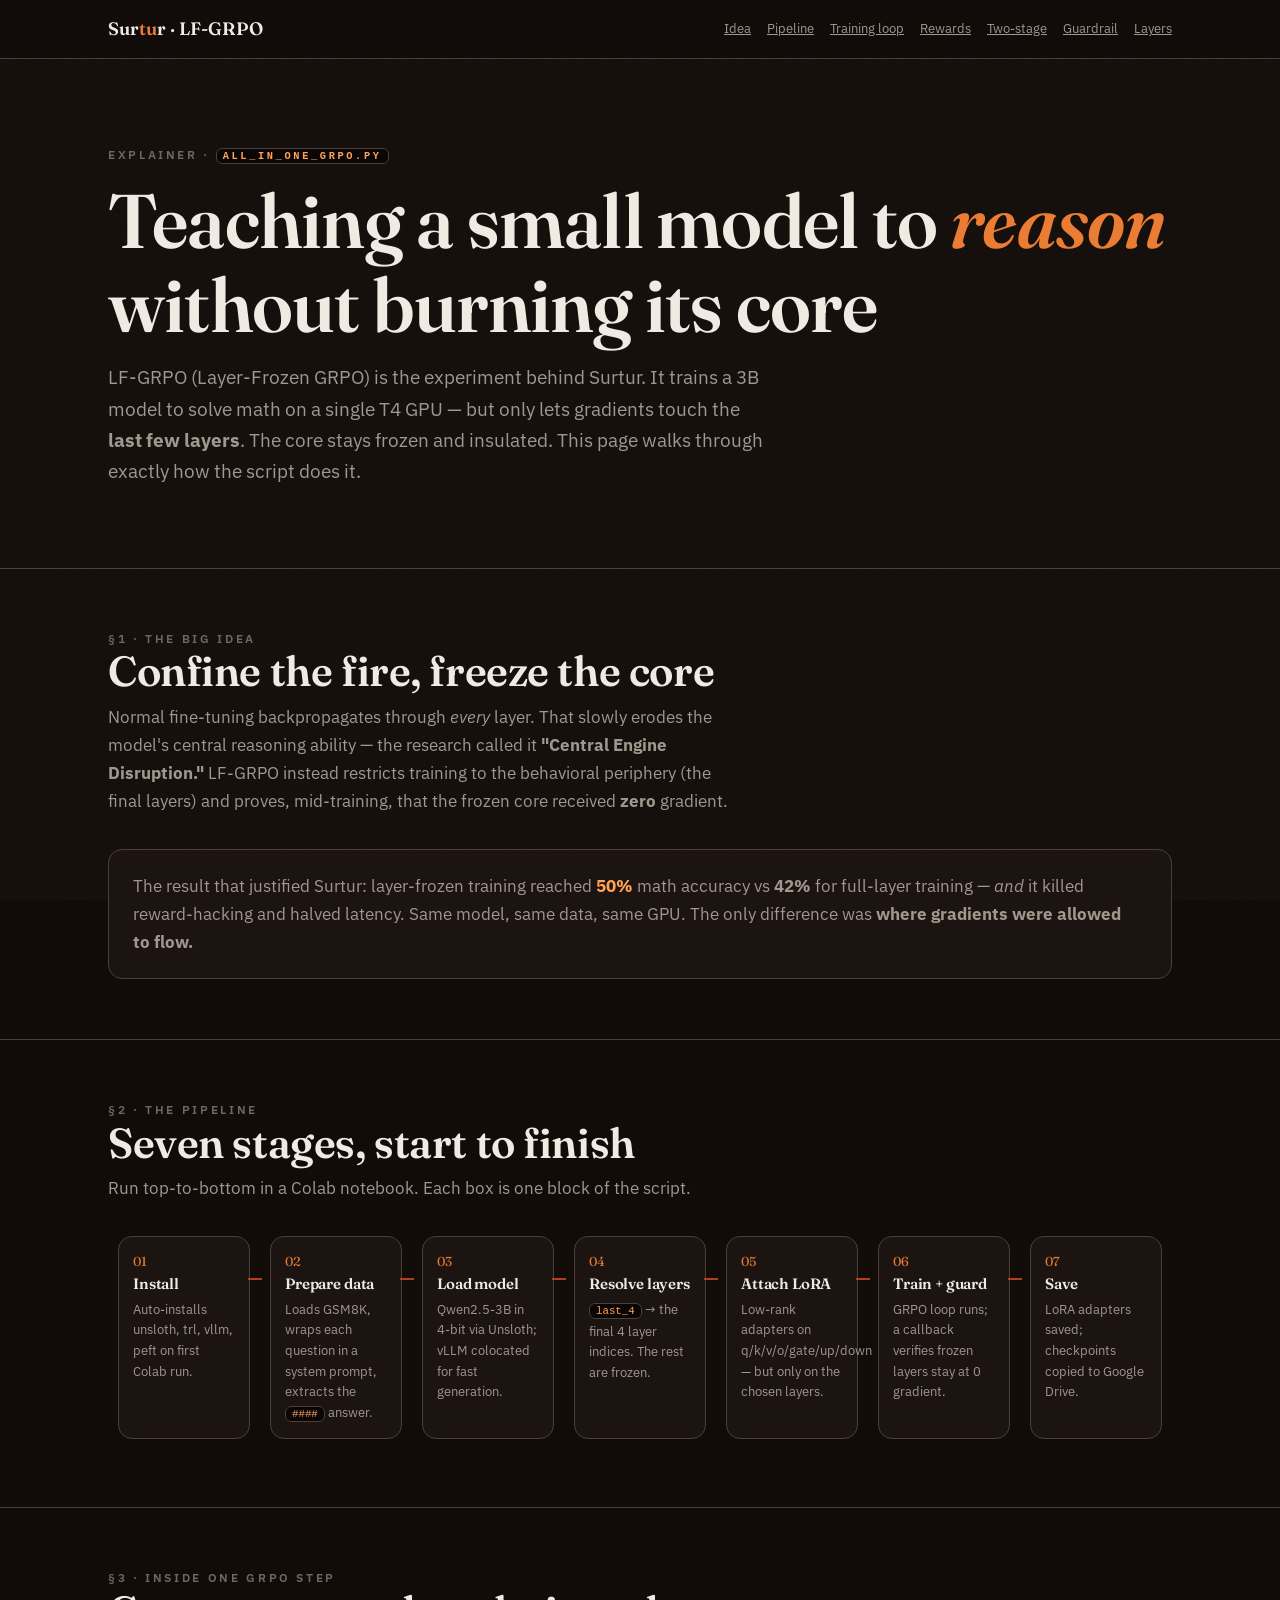
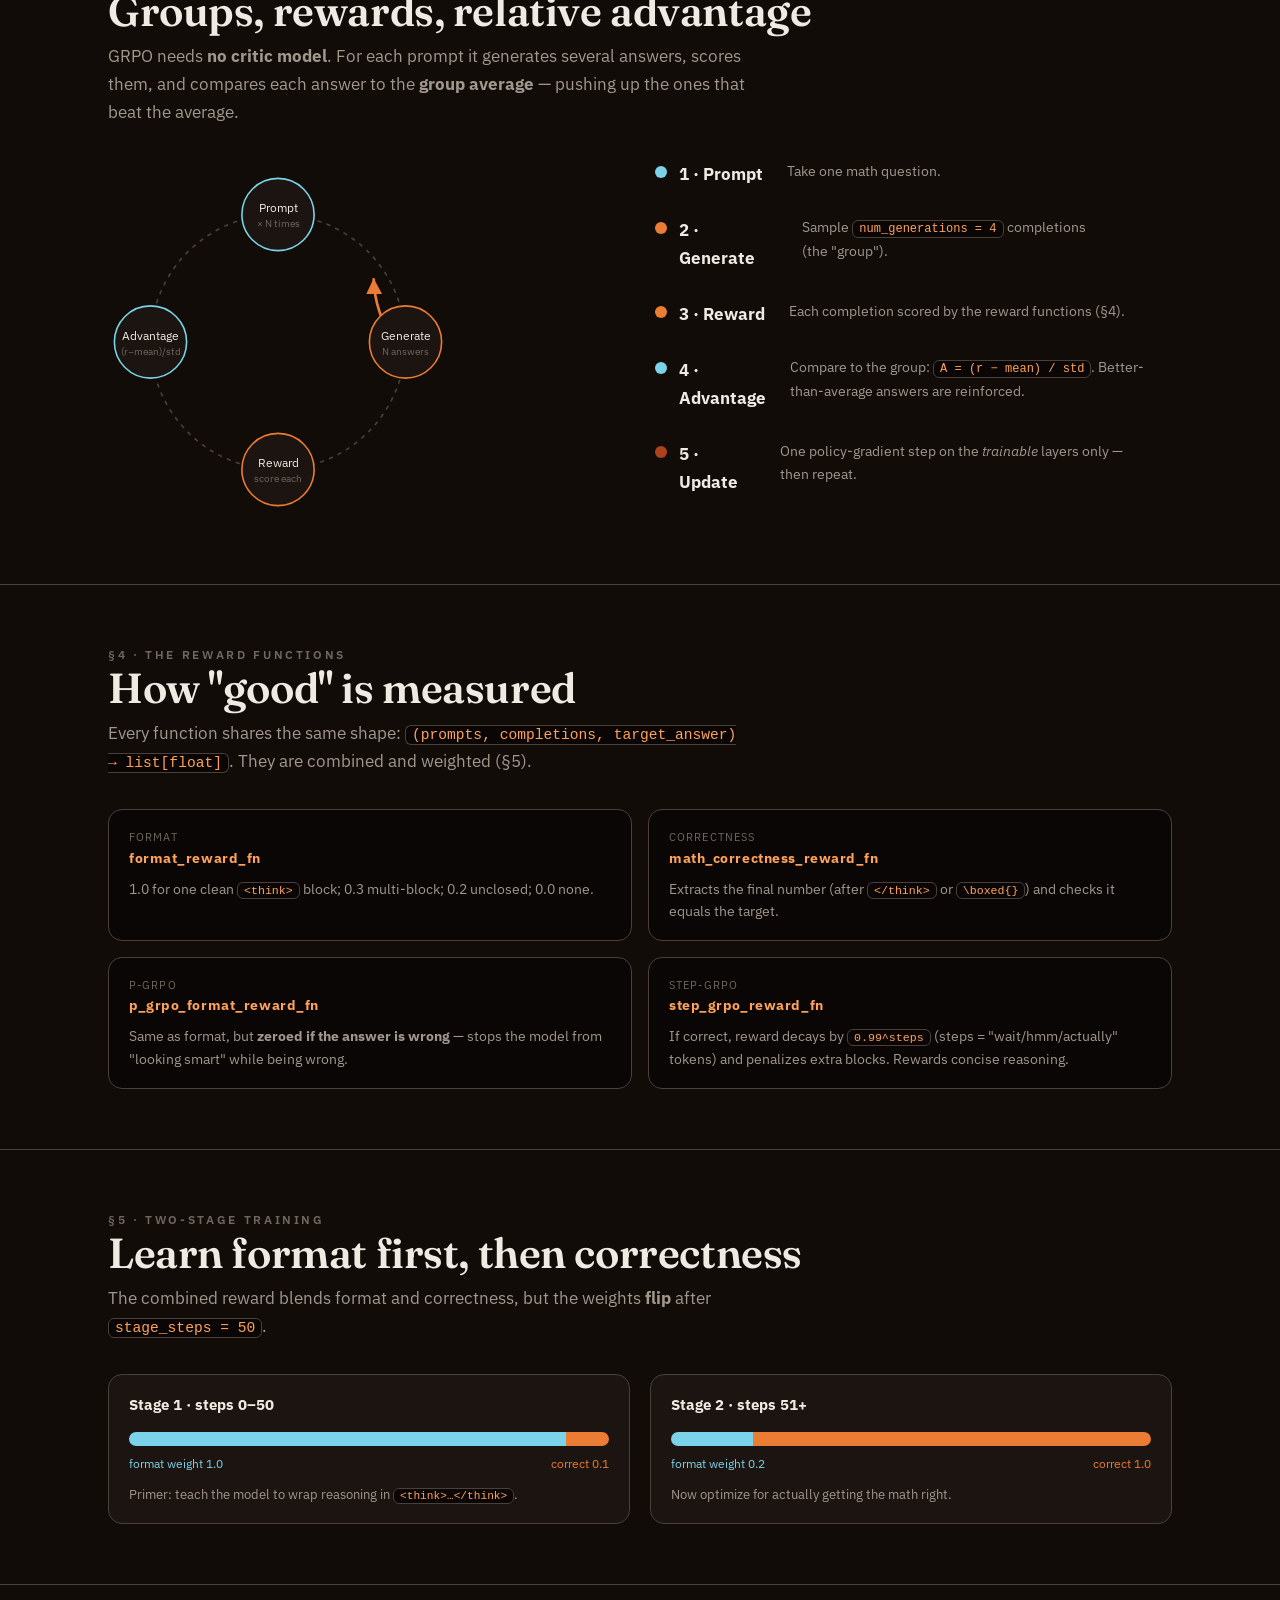
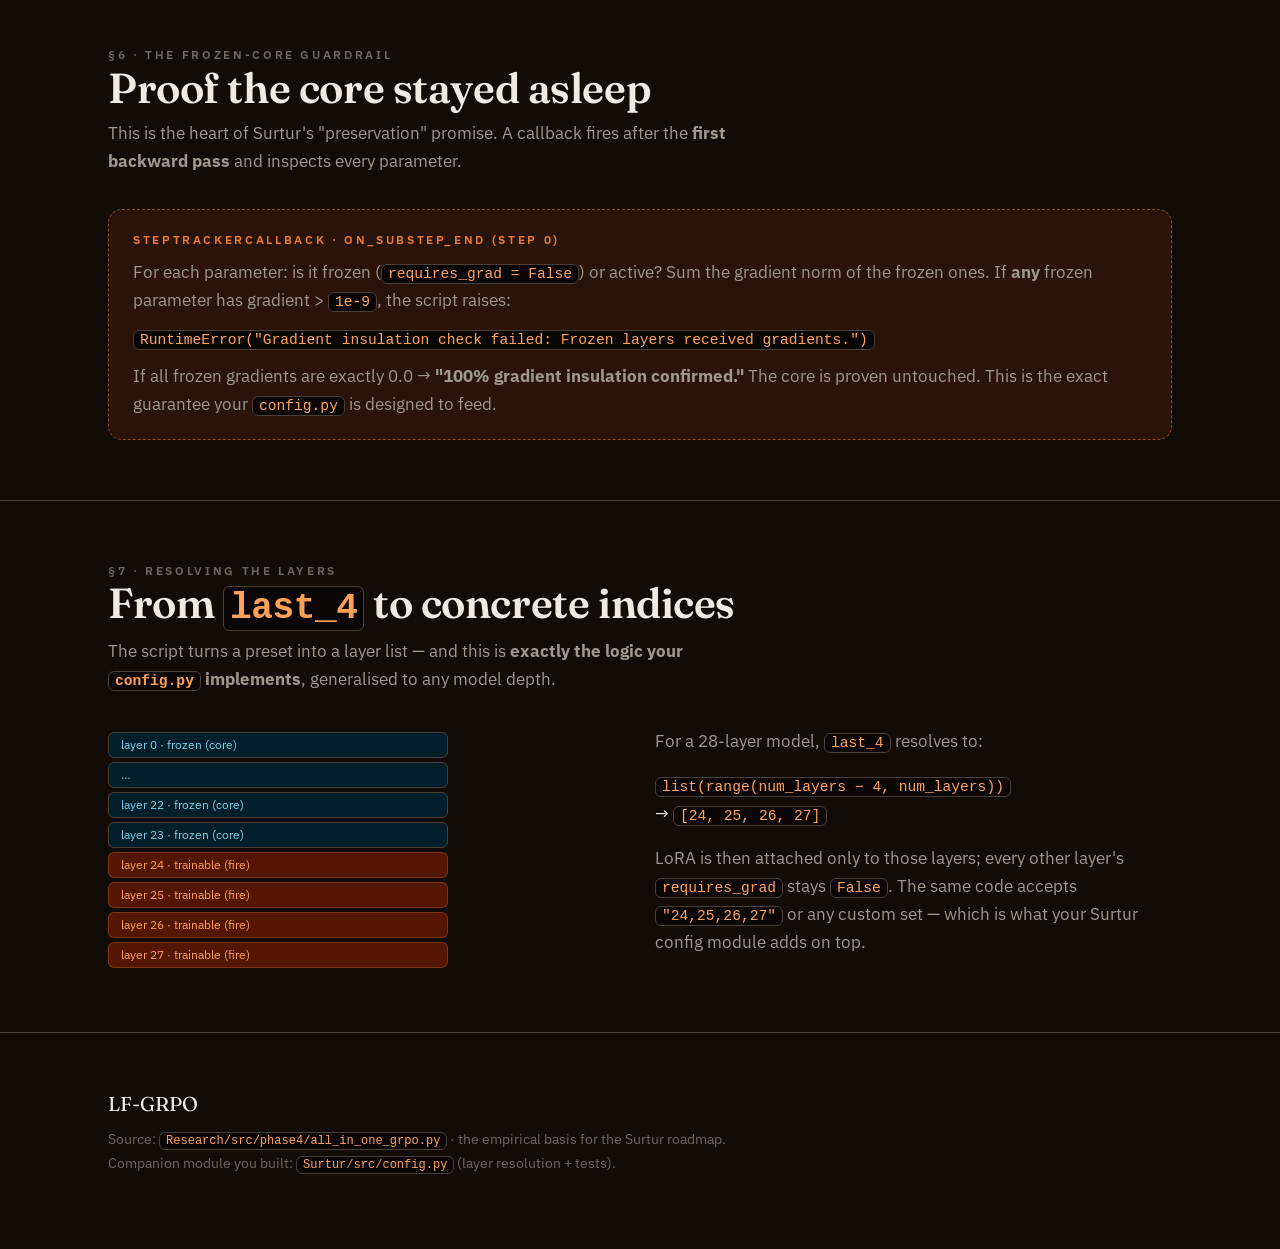
<file: grpo_explainer.html>
<!doctype html>
<html lang="en">
<head>
  <meta charset="utf-8" />
  <meta name="viewport" content="width=device-width, initial-scale=1" />
  <title>LF-GRPO — How Surtur's trainer works</title>
  <link rel="preconnect" href="https://fonts.googleapis.com" />
  <link rel="preconnect" href="https://fonts.gstatic.com" crossorigin />
  <link href="https://fonts.googleapis.com/css2?family=Fraunces:ital,opsz,wght@0,9..144,400;0,9..144,600;1,9..144,400&family=IBM+Plex+Sans:wght@400;500;600&display=swap" rel="stylesheet" />
  <style>
    :root{
      --bg:oklch(16% 0.012 50); --bg-panel:oklch(20% 0.014 55); --bg-sunken:oklch(13% 0.010 50);
      --ink:oklch(94% 0.012 80); --muted:oklch(68% 0.018 70); --faint:oklch(52% 0.018 65); --line:oklch(38% 0.020 60);
      --ice:oklch(82% 0.090 215); --ice-deep:oklch(58% 0.100 220);
      --ember:oklch(70% 0.160 50); --ember-bright:oklch(80% 0.150 55); --ember-deep:oklch(52% 0.150 38);
      --max:1120px; --r:14px;
    }
    *,*::before,*::after{box-sizing:border-box}
    html{scroll-behavior:smooth}
    body{margin:0;background:var(--bg);color:var(--ink);font-family:"IBM Plex Sans",system-ui,sans-serif;font-size:17px;line-height:1.65;-webkit-font-smoothing:antialiased;text-wrap:pretty}
    body::before{content:"";position:fixed;inset:0;pointer-events:none;z-index:0;opacity:0.05;background-image:url("data:image/svg+xml,%3Csvg xmlns='http://www.w3.org/2000/svg' width='160' height='160'%3E%3Cfilter id='n'%3E%3CfeTurbulence type='fractalNoise' baseFrequency='0.9' numOctaves='2'/%3E%3C/filter%3E%3Crect width='100%25' height='100%25' filter='url(%23n)'/%3E%3C/svg%3E")}
    h1,h2,h3{font-family:"Fraunces",Georgia,serif;font-weight:600;line-height:1.1;letter-spacing:-0.01em;margin:0;text-wrap:balance}
    p{margin:0 0 1rem}
    code{font-family:ui-monospace,SFMono-Regular,Menlo,Consolas,monospace;font-size:0.86em;background:var(--bg-sunken);border:1px solid var(--line);border-radius:6px;padding:1px 6px;color:var(--ember-bright)}
    .wrap{max-width:var(--max);margin:0 auto;padding:0 28px;position:relative;z-index:1}
    .eyebrow{font-size:12px;letter-spacing:0.22em;text-transform:uppercase;color:var(--faint);font-weight:600}
    nav{position:sticky;top:0;z-index:50;backdrop-filter:blur(10px);background:oklch(16% 0.012 50 / 0.82);border-bottom:1px solid var(--line)}
    nav .wrap{display:flex;align-items:center;gap:22px;height:58px}
    nav .brand{font-family:"Fraunces",serif;font-weight:600;font-size:18px}
    nav .brand span{color:var(--ember)}
    nav .links{margin-left:auto;display:flex;gap:16px;flex-wrap:wrap}
    nav .links a{color:var(--muted);font-size:13px}
    nav .links a:hover{color:var(--ink);text-decoration:none}

    header.hero{padding:86px 0 64px}
    .hero h1{font-size:clamp(40px,7vw,76px);margin:14px 0 16px}
    .hero h1 em{font-style:italic;color:var(--ember)}
    .hero .lede{font-size:19px;color:var(--muted);max-width:60ch}

    section{padding:60px 0;border-top:1px solid var(--line)}
    section>.wrap>h2{font-size:clamp(28px,4.5vw,42px);margin-bottom:8px}
    section>.wrap>.sub{color:var(--muted);margin-bottom:34px;max-width:64ch}

    .card{border:1px solid var(--line);border-radius:var(--r);background:var(--bg-panel);padding:22px 24px}
    .note{border:1px dashed oklch(60% 0.12 50 / 0.7);background:oklch(22% 0.04 45);border-radius:var(--r);padding:20px 24px}
    .note .eyebrow{color:var(--ember)}

    /* ---- PIPELINE STEPPER ---- */
    .pipe{display:flex;gap:0;overflow-x:auto;padding-bottom:8px}
    .stage{flex:1 1 0;min-width:150px;position:relative;padding:0 10px}
    .stage .box{border:1px solid var(--line);border-radius:var(--r);background:var(--bg-panel);padding:14px 14px;height:100%}
    .stage .n{font-family:"Fraunces",serif;font-size:13px;color:var(--ember)}
    .stage h3{font-size:15px;margin:4px 0 6px}
    .stage p{font-size:12.5px;color:var(--muted);margin:0}
    .stage:not(:last-child)::after{content:"";position:absolute;top:42px;right:-2px;width:14px;height:2px;background:var(--ember-deep)}
    @media(max-width:760px){.pipe{flex-direction:column}.stage:not(:last-child)::after{display:none}.stage{margin-bottom:10px}}

    /* ---- GRPO CYCLE (SVG) ---- */
    .cycle-wrap{display:grid;grid-template-columns:1fr 1fr;gap:30px;align-items:center}
    .cycle-legend div{display:flex;gap:12px;align-items:flex-start;margin-bottom:14px}
    .cycle-legend .dot{flex:none;width:12px;height:12px;border-radius:50%;margin-top:6px}
    .cycle-legend b{color:var(--ink)}
    .cycle-legend span{color:var(--muted);font-size:14px}
    @media(max-width:760px){.cycle-wrap{grid-template-columns:1fr}}

    /* ---- REWARD CARDS ---- */
    .rewards{display:grid;grid-template-columns:1fr 1fr;gap:16px}
    .rw{border:1px solid var(--line);border-radius:var(--r);background:var(--bg-sunken);padding:18px 20px}
    .rw h4{margin:0 0 4px;font-size:14px;letter-spacing:0.04em;color:var(--ember-bright)}
    .rw .tag{font-size:11px;color:var(--faint);text-transform:uppercase;letter-spacing:0.1em}
    .rw p{font-size:13.5px;color:var(--muted);margin:8px 0 0}
    @media(max-width:760px){.rewards{grid-template-columns:1fr}}

    /* ---- TWO-STAGE BAR ---- */
    .stagebars{display:grid;grid-template-columns:1fr 1fr;gap:20px}
    .sb{border:1px solid var(--line);border-radius:var(--r);padding:18px 20px;background:var(--bg-panel)}
    .sb h4{margin:0 0 14px;font-size:15px}
    .bar{height:14px;border-radius:7px;background:var(--bg-sunken);overflow:hidden;margin-bottom:8px;display:flex}
    .bar .fmt{background:var(--ice)}
    .bar .cor{background:var(--ember)}
    .barlabel{display:flex;justify-content:space-between;font-size:12px;color:var(--muted)}

    /* ---- LAYER STACK ---- */
    .stack{display:flex;flex-direction:column-reverse;gap:4px;max-width:340px}
    .layer{height:26px;border-radius:6px;display:flex;align-items:center;padding:0 12px;font-size:12px;border:1px solid var(--line)}
    .layer.frozen{background:oklch(22% 0.05 220);color:var(--ice)}
    .layer.fire{background:oklch(30% 0.10 45);color:var(--ember-bright);border-color:oklch(50% 0.12 50 / 0.6)}

    .reveal{opacity:0;transform:translateY(22px);transition:opacity .7s ease,transform .7s ease}
    .reveal.is-visible{opacity:1;transform:none}
    footer{padding:54px 0 80px;border-top:1px solid var(--line);color:var(--faint);font-size:14px}
    @media(prefers-reduced-motion:reduce){.reveal{opacity:1;transform:none;transition:none}html{scroll-behavior:auto}}
  </style>
</head>
<body>
  <nav><div class="wrap">
    <div class="brand">Sur<span>tu</span>r · LF-GRPO</div>
    <div class="links">
      <a href="#idea">Idea</a><a href="#pipeline">Pipeline</a><a href="#loop">Training loop</a>
      <a href="#rewards">Rewards</a><a href="#stages">Two-stage</a><a href="#guard">Guardrail</a><a href="#layers">Layers</a>
    </div>
  </div></nav>

  <header class="hero"><div class="wrap">
    <div class="eyebrow reveal">Explainer · <code>all_in_one_grpo.py</code></div>
    <h1 class="reveal">Teaching a small model to <em>reason</em><br>without burning its core</h1>
    <p class="lede reveal">
      LF-GRPO (Layer-Frozen GRPO) is the experiment behind Surtur. It trains a 3B model to solve
      math on a single T4 GPU — but only lets gradients touch the <b>last few layers</b>. The core
      stays frozen and insulated. This page walks through exactly how the script does it.
    </p>
  </div></header>

  <!-- IDEA -->
  <section id="idea"><div class="wrap">
    <div class="eyebrow reveal">§1 · The big idea</div>
    <h2 class="reveal">Confine the fire, freeze the core</h2>
    <p class="sub reveal">
      Normal fine-tuning backpropagates through <em>every</em> layer. That slowly erodes the model's
      central reasoning ability — the research called it <b>"Central Engine Disruption."</b> LF-GRPO
      instead restricts training to the behavioral periphery (the final layers) and proves, mid-training,
      that the frozen core received <b>zero</b> gradient.
    </p>
    <div class="card reveal">
      <p style="margin:0;color:var(--muted)">
        The result that justified Surtur: layer-frozen training reached <b style="color:var(--ember-bright)">50%</b>
        math accuracy vs <b>42%</b> for full-layer training — <em>and</em> it killed reward-hacking and
        halved latency. Same model, same data, same GPU. The only difference was <b>where gradients were allowed to flow.</b>
      </p>
    </div>
  </div></section>

  <!-- PIPELINE -->
  <section id="pipeline"><div class="wrap">
    <div class="eyebrow reveal">§2 · The pipeline</div>
    <h2 class="reveal">Seven stages, start to finish</h2>
    <p class="sub reveal">Run top-to-bottom in a Colab notebook. Each box is one block of the script.</p>
    <div class="pipe reveal">
      <div class="stage"><div class="box"><div class="n">01</div><h3>Install</h3><p>Auto-installs unsloth, trl, vllm, peft on first Colab run.</p></div></div>
      <div class="stage"><div class="box"><div class="n">02</div><h3>Prepare data</h3><p>Loads GSM8K, wraps each question in a system prompt, extracts the <code>####</code> answer.</p></div></div>
      <div class="stage"><div class="box"><div class="n">03</div><h3>Load model</h3><p>Qwen2.5-3B in 4-bit via Unsloth; vLLM colocated for fast generation.</p></div></div>
      <div class="stage"><div class="box"><div class="n">04</div><h3>Resolve layers</h3><p><code>last_4</code> → the final 4 layer indices. The rest are frozen.</p></div></div>
      <div class="stage"><div class="box"><div class="n">05</div><h3>Attach LoRA</h3><p>Low-rank adapters on q/k/v/o/gate/up/down — but only on the chosen layers.</p></div></div>
      <div class="stage"><div class="box"><div class="n">06</div><h3>Train + guard</h3><p>GRPO loop runs; a callback verifies frozen layers stay at 0 gradient.</p></div></div>
      <div class="stage"><div class="box"><div class="n">07</div><h3>Save</h3><p>LoRA adapters saved; checkpoints copied to Google Drive.</p></div></div>
    </div>
  </div></section>

  <!-- TRAINING LOOP -->
  <section id="loop"><div class="wrap">
    <div class="eyebrow reveal">§3 · Inside one GRPO step</div>
    <h2 class="reveal">Groups, rewards, relative advantage</h2>
    <p class="sub reveal">
      GRPO needs <b>no critic model</b>. For each prompt it generates several answers, scores them, and
      compares each answer to the <b>group average</b> — pushing up the ones that beat the average.
    </p>
    <div class="cycle-wrap reveal">
      <svg viewBox="0 0 320 320" width="100%" style="max-width:340px" role="img" aria-label="GRPO cycle">
        <defs>
          <marker id="arw" markerWidth="9" markerHeight="9" refX="6" refY="3" orient="auto">
            <path d="M0,0 L6,3 L0,6 Z" fill="var(--ember)"/>
          </marker>
        </defs>
        <circle cx="160" cy="160" r="120" fill="none" stroke="var(--line)" stroke-width="1.5" stroke-dasharray="4 5"/>
        <path d="M270 160 A110 110 0 0 1 250 100" fill="none" stroke="var(--ember)" stroke-width="2.5" marker-end="url(#arw)"/>
        <circle cx="160" cy="40" r="34" fill="var(--bg-panel)" stroke="var(--ice)" stroke-width="1.5"/>
        <text x="160" y="38" text-anchor="middle" fill="var(--ink)" font-size="11" font-family="IBM Plex Sans">Prompt</text>
        <text x="160" y="52" text-anchor="middle" fill="var(--faint)" font-size="9">× N times</text>
        <circle cx="280" cy="160" r="34" fill="var(--bg-panel)" stroke="var(--ember)" stroke-width="1.5"/>
        <text x="280" y="158" text-anchor="middle" fill="var(--ink)" font-size="11" font-family="IBM Plex Sans">Generate</text>
        <text x="280" y="172" text-anchor="middle" fill="var(--faint)" font-size="9">N answers</text>
        <circle cx="160" cy="280" r="34" fill="var(--bg-panel)" stroke="var(--ember)" stroke-width="1.5"/>
        <text x="160" y="278" text-anchor="middle" fill="var(--ink)" font-size="11" font-family="IBM Plex Sans">Reward</text>
        <text x="160" y="292" text-anchor="middle" fill="var(--faint)" font-size="9">score each</text>
        <circle cx="40" cy="160" r="34" fill="var(--bg-panel)" stroke="var(--ice)" stroke-width="1.5"/>
        <text x="40" y="158" text-anchor="middle" fill="var(--ink)" font-size="11" font-family="IBM Plex Sans">Advantage</text>
        <text x="40" y="172" text-anchor="middle" fill="var(--faint)" font-size="9">(r−mean)/std</text>
      </svg>
      <div class="cycle-legend">
        <div><span class="dot" style="background:var(--ice)"></span><div><b>1 · Prompt</b><br><span>Take one math question.</span></div></div>
        <div><span class="dot" style="background:var(--ember)"></span><div><b>2 · Generate</b><br><span>Sample <code>num_generations = 4</code> completions (the "group").</span></div></div>
        <div><span class="dot" style="background:var(--ember)"></span><div><b>3 · Reward</b><br><span>Each completion scored by the reward functions (§4).</span></div></div>
        <div><span class="dot" style="background:var(--ice)"></span><div><b>4 · Advantage</b><br><span>Compare to the group: <code>A = (r − mean) / std</code>. Better-than-average answers are reinforced.</span></div></div>
        <div><span class="dot" style="background:var(--ember-deep)"></span><div><b>5 · Update</b><br><span>One policy-gradient step on the <em>trainable</em> layers only — then repeat.</span></div></div>
      </div>
    </div>
  </div></section>

  <!-- REWARDS -->
  <section id="rewards"><div class="wrap">
    <div class="eyebrow reveal">§4 · The reward functions</div>
    <h2 class="reveal">How "good" is measured</h2>
    <p class="sub reveal">Every function shares the same shape: <code>(prompts, completions, target_answer) → list[float]</code>. They are combined and weighted (§5).</p>
    <div class="rewards reveal">
      <div class="rw"><div class="tag">format</div><h4>format_reward_fn</h4><p>1.0 for one clean <code>&lt;think&gt;</code> block; 0.3 multi-block; 0.2 unclosed; 0.0 none.</p></div>
      <div class="rw"><div class="tag">correctness</div><h4>math_correctness_reward_fn</h4><p>Extracts the final number (after <code>&lt;/think&gt;</code> or <code>\boxed{}</code>) and checks it equals the target.</p></div>
      <div class="rw"><div class="tag">p-grpo</div><h4>p_grpo_format_reward_fn</h4><p>Same as format, but <b>zeroed if the answer is wrong</b> — stops the model from "looking smart" while being wrong.</p></div>
      <div class="rw"><div class="tag">step-grpo</div><h4>step_grpo_reward_fn</h4><p>If correct, reward decays by <code>0.99^steps</code> (steps = "wait/hmm/actually" tokens) and penalizes extra blocks. Rewards concise reasoning.</p></div>
    </div>
  </div></section>

  <!-- TWO-STAGE -->
  <section id="stages"><div class="wrap">
    <div class="eyebrow reveal">§5 · Two-stage training</div>
    <h2 class="reveal">Learn format first, then correctness</h2>
    <p class="sub reveal">The combined reward blends format and correctness, but the weights <b>flip</b> after <code>stage_steps = 50</code>.</p>
    <div class="stagebars reveal">
      <div class="sb"><h4>Stage 1 · steps 0–50</h4>
        <div class="bar"><div class="fmt" style="width:91%"></div><div class="cor" style="width:9%"></div></div>
        <div class="barlabel"><span style="color:var(--ice)">format weight 1.0</span><span style="color:var(--ember)">correct 0.1</span></div>
        <p style="font-size:13px;color:var(--muted);margin:10px 0 0">Primer: teach the model to wrap reasoning in <code>&lt;think&gt;…&lt;/think&gt;</code>.</p>
      </div>
      <div class="sb"><h4>Stage 2 · steps 51+</h4>
        <div class="bar"><div class="fmt" style="width:17%"></div><div class="cor" style="width:83%"></div></div>
        <div class="barlabel"><span style="color:var(--ice)">format weight 0.2</span><span style="color:var(--ember)">correct 1.0</span></div>
        <p style="font-size:13px;color:var(--muted);margin:10px 0 0">Now optimize for actually getting the math right.</p>
      </div>
    </div>
  </div></section>

  <!-- GUARDRAIL -->
  <section id="guard"><div class="wrap">
    <div class="eyebrow reveal">§6 · The frozen-core guardrail</div>
    <h2 class="reveal">Proof the core stayed asleep</h2>
    <p class="sub reveal">
      This is the heart of Surtur's "preservation" promise. A callback fires after the <b>first backward pass</b>
      and inspects every parameter.
    </p>
    <div class="note reveal">
      <div class="eyebrow">StepTrackerCallback · on_substep_end (step 0)</div>
      <p style="margin:8px 0 0;color:var(--muted)">
        For each parameter: is it frozen (<code>requires_grad = False</code>) or active? Sum the gradient norm of the
        frozen ones. If <b>any</b> frozen parameter has gradient &gt; <code>1e-9</code>, the script raises:
      </p>
      <p style="margin:10px 0 0"><code>RuntimeError("Gradient insulation check failed: Frozen layers received gradients.")</code></p>
      <p style="margin:10px 0 0;color:var(--muted)">
        If all frozen gradients are exactly 0.0 → <b>"100% gradient insulation confirmed."</b> The core is proven untouched.
        This is the exact guarantee your <code>config.py</code> is designed to feed.
      </p>
    </div>
  </div></section>

  <!-- LAYERS -->
  <section id="layers"><div class="wrap">
    <div class="eyebrow reveal">§7 · Resolving the layers</div>
    <h2 class="reveal">From <code>last_4</code> to concrete indices</h2>
    <p class="sub reveal">
      The script turns a preset into a layer list — and this is <b>exactly the logic your <code>config.py</code> implements</b>,
      generalised to any model depth.
    </p>
    <div class="cycle-wrap reveal">
      <div class="stack">
        <div class="layer fire">layer 27 · trainable (fire)</div>
        <div class="layer fire">layer 26 · trainable (fire)</div>
        <div class="layer fire">layer 25 · trainable (fire)</div>
        <div class="layer fire">layer 24 · trainable (fire)</div>
        <div class="layer frozen">layer 23 · frozen (core)</div>
        <div class="layer frozen">layer 22 · frozen (core)</div>
        <div class="layer frozen">…</div>
        <div class="layer frozen">layer 0 · frozen (core)</div>
      </div>
      <div>
        <p style="color:var(--muted)">For a 28-layer model, <code>last_4</code> resolves to:</p>
        <p><code>list(range(num_layers − 4, num_layers))</code><br>→ <code>[24, 25, 26, 27]</code></p>
        <p style="color:var(--muted)">LoRA is then attached only to those layers; every other layer's
        <code>requires_grad</code> stays <code>False</code>. The same code accepts <code>"24,25,26,27"</code> or any
        custom set — which is what your Surtur config module adds on top.</p>
      </div>
    </div>
  </div></section>

  <footer><div class="wrap">
    <div class="brand" style="font-family:'Fraunces',serif;font-size:20px;color:var(--ink)">LF-GRPO</div>
    <p style="margin:8px 0 0">Source: <code>Research/src/phase4/all_in_one_grpo.py</code> · the empirical basis for the Surtur roadmap.<br>
    Companion module you built: <code>Surtur/src/config.py</code> (layer resolution + tests).</p>
  </div></footer>

  <script>
    const items=document.querySelectorAll('.reveal');
    const io=new IntersectionObserver((es)=>{es.forEach(e=>{if(e.isIntersecting){e.target.classList.add('is-visible');io.unobserve(e.target)}})},{threshold:0.12});
    items.forEach(el=>io.observe(el));
  </script>
</body>
</html>
</file>
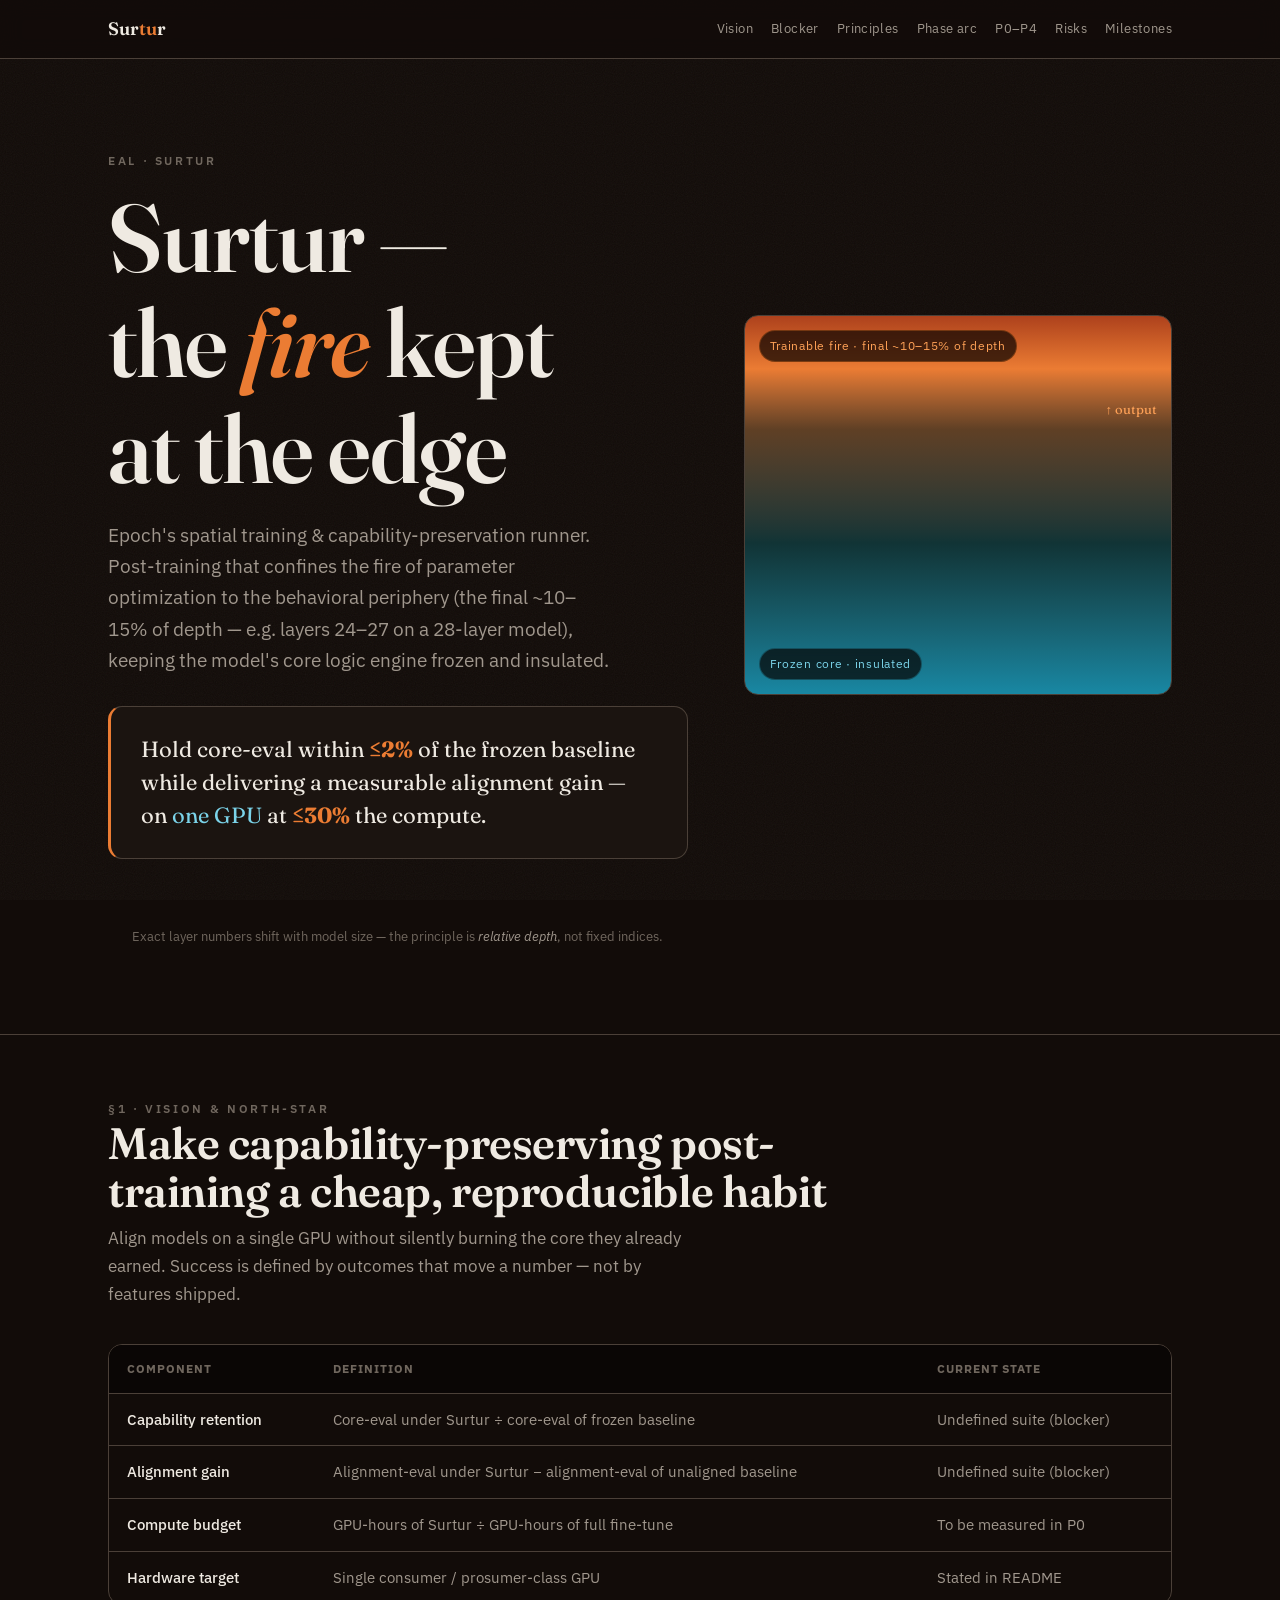
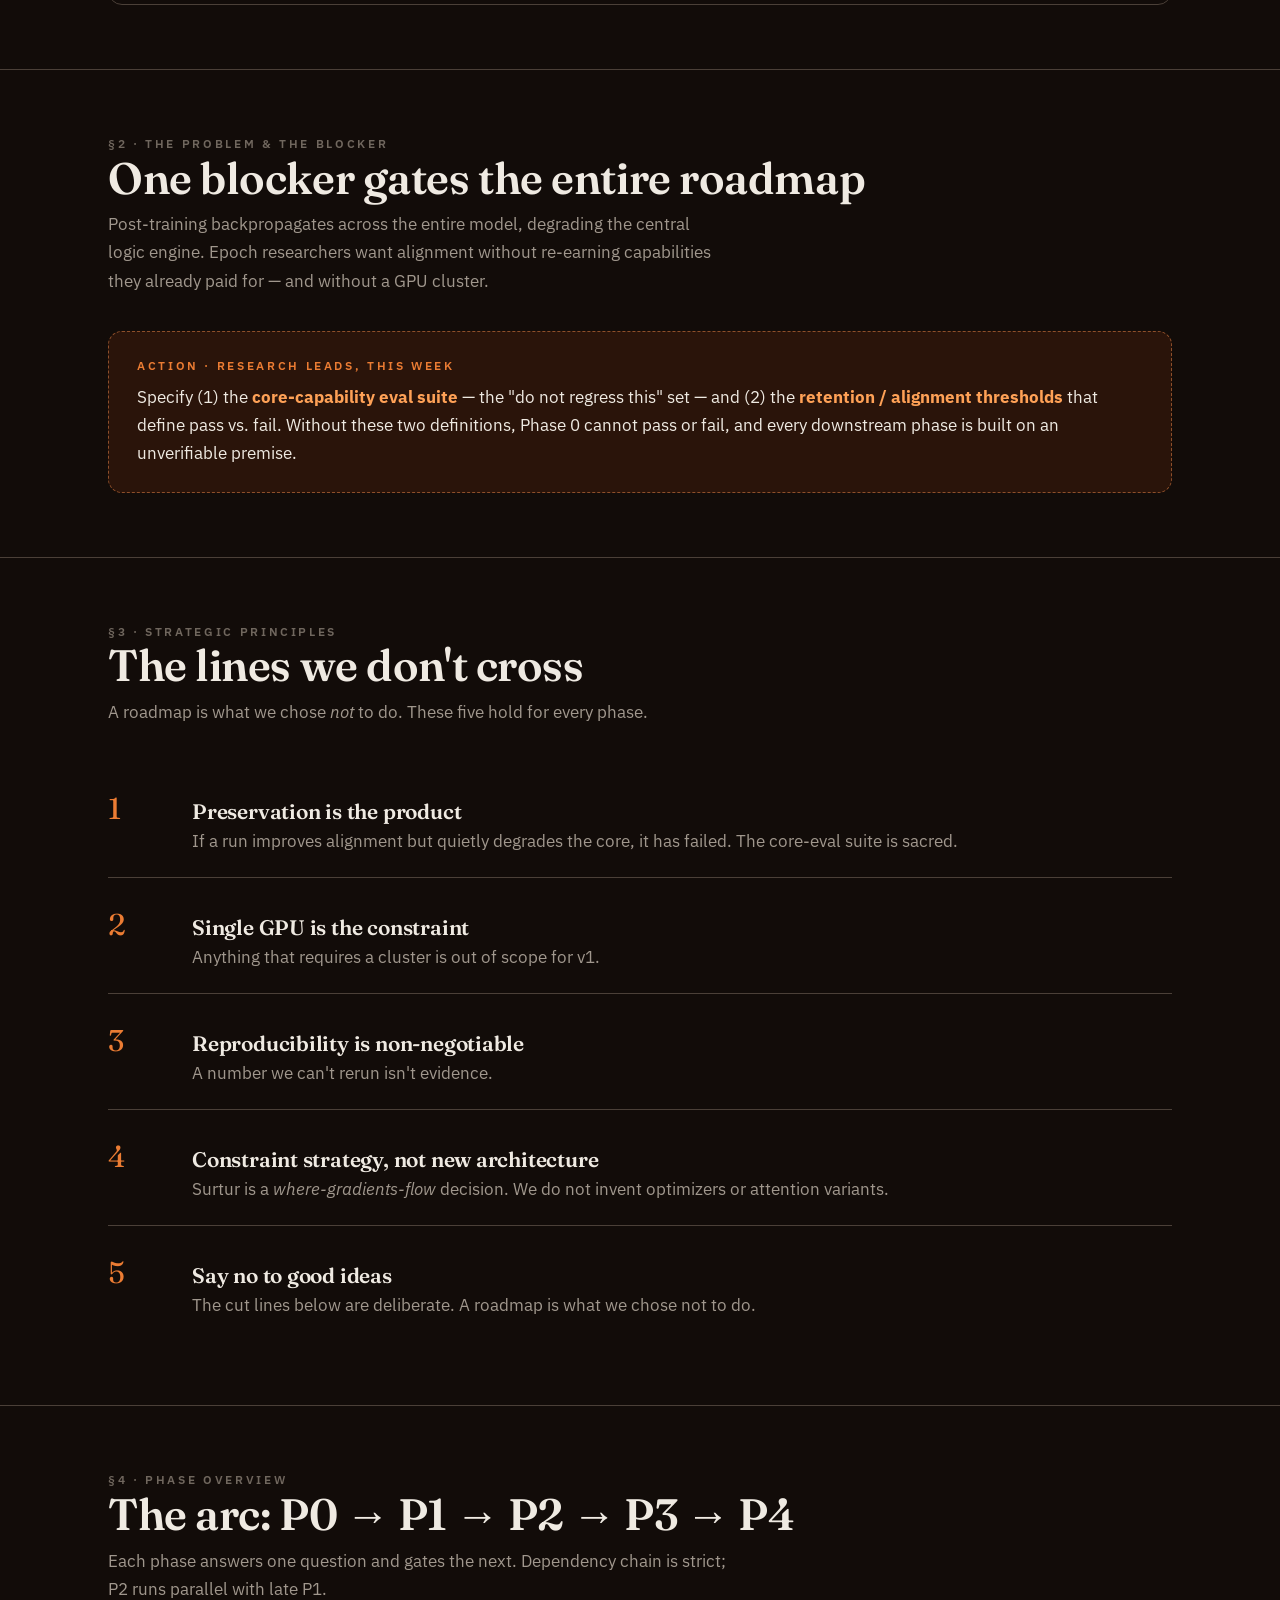
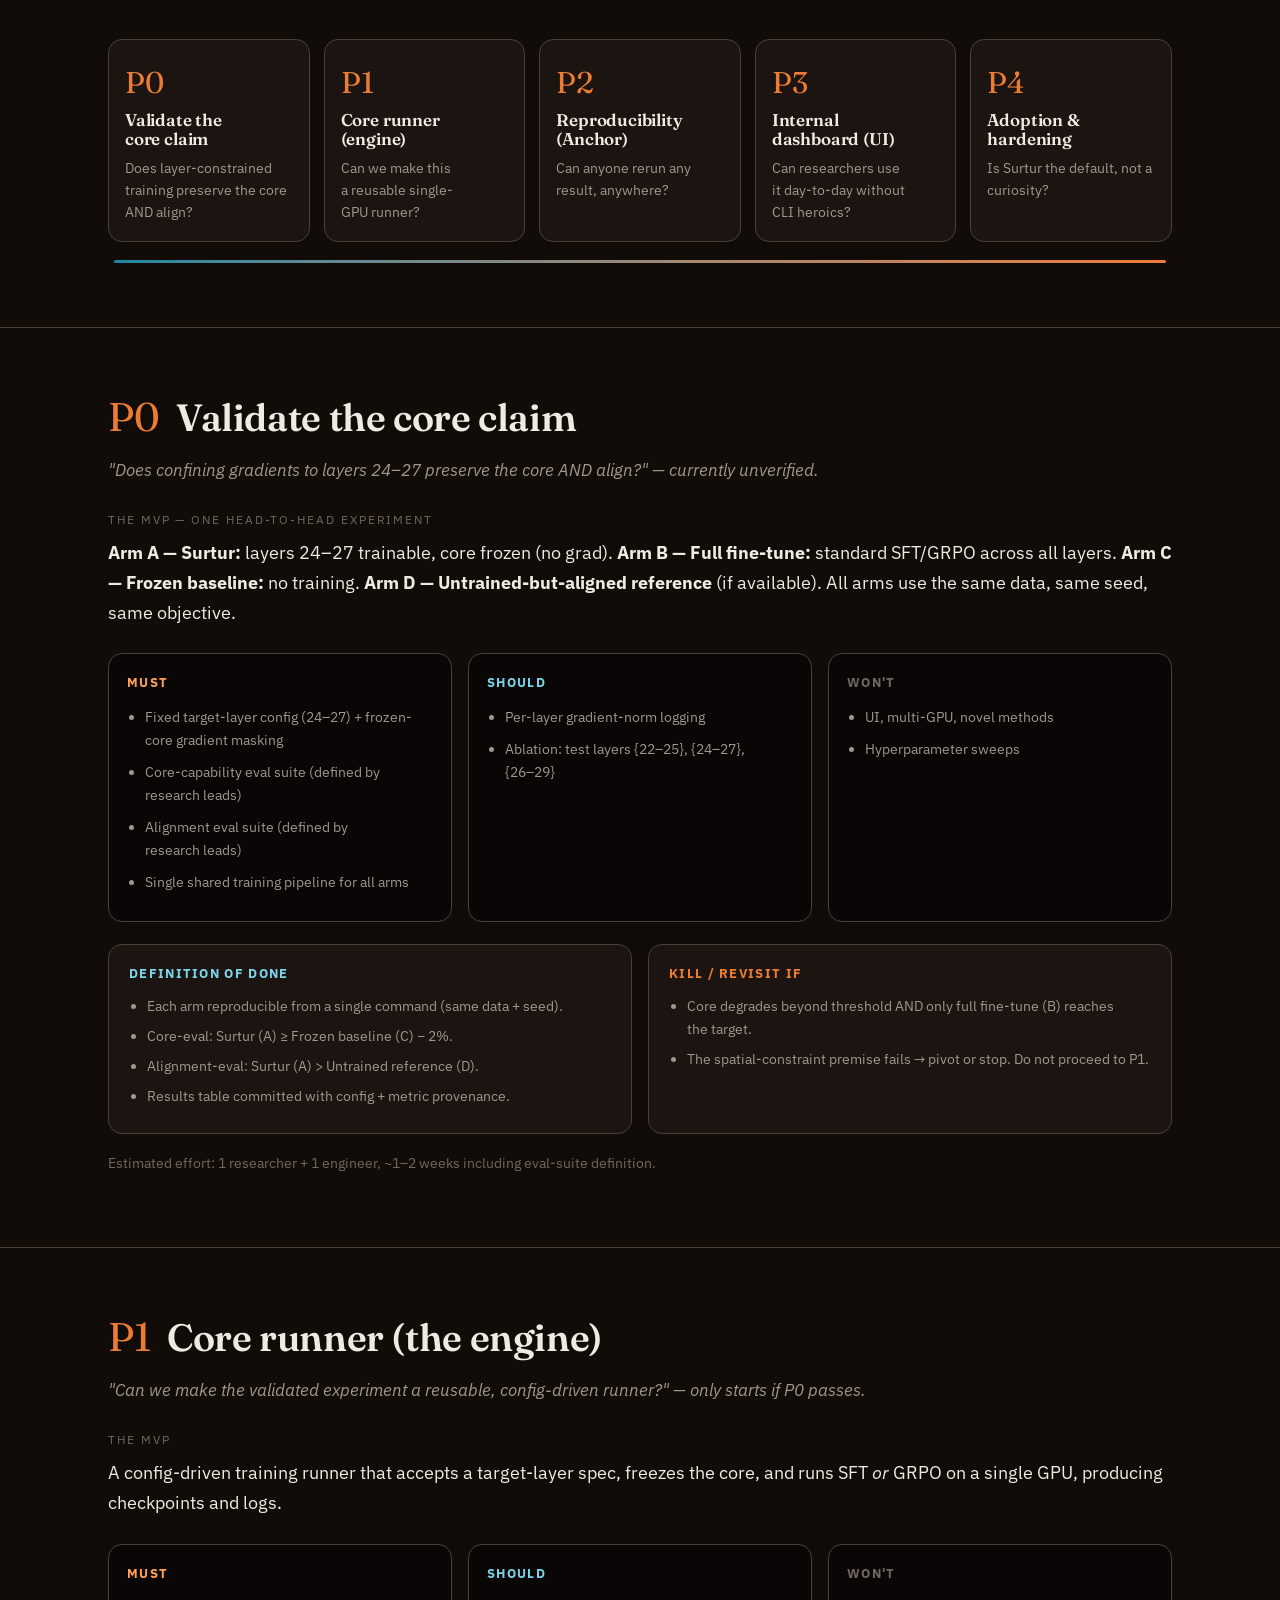
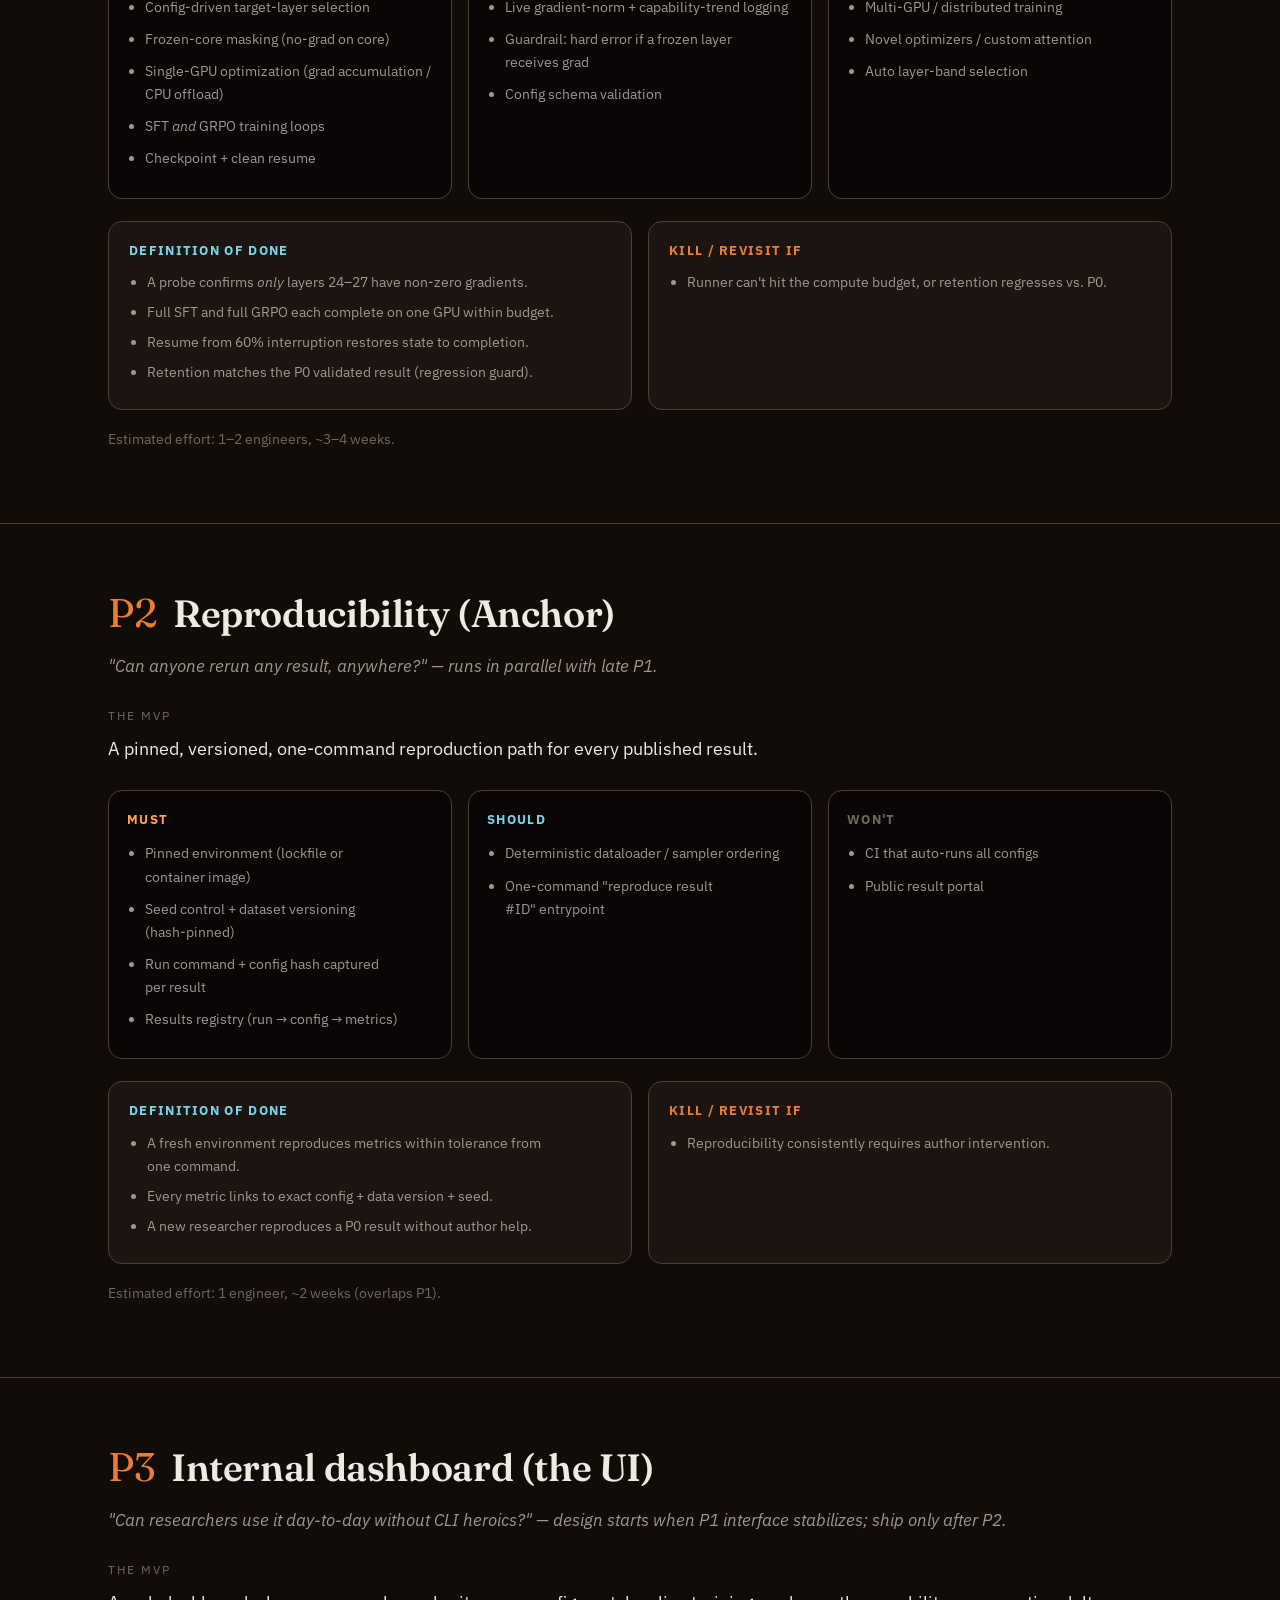
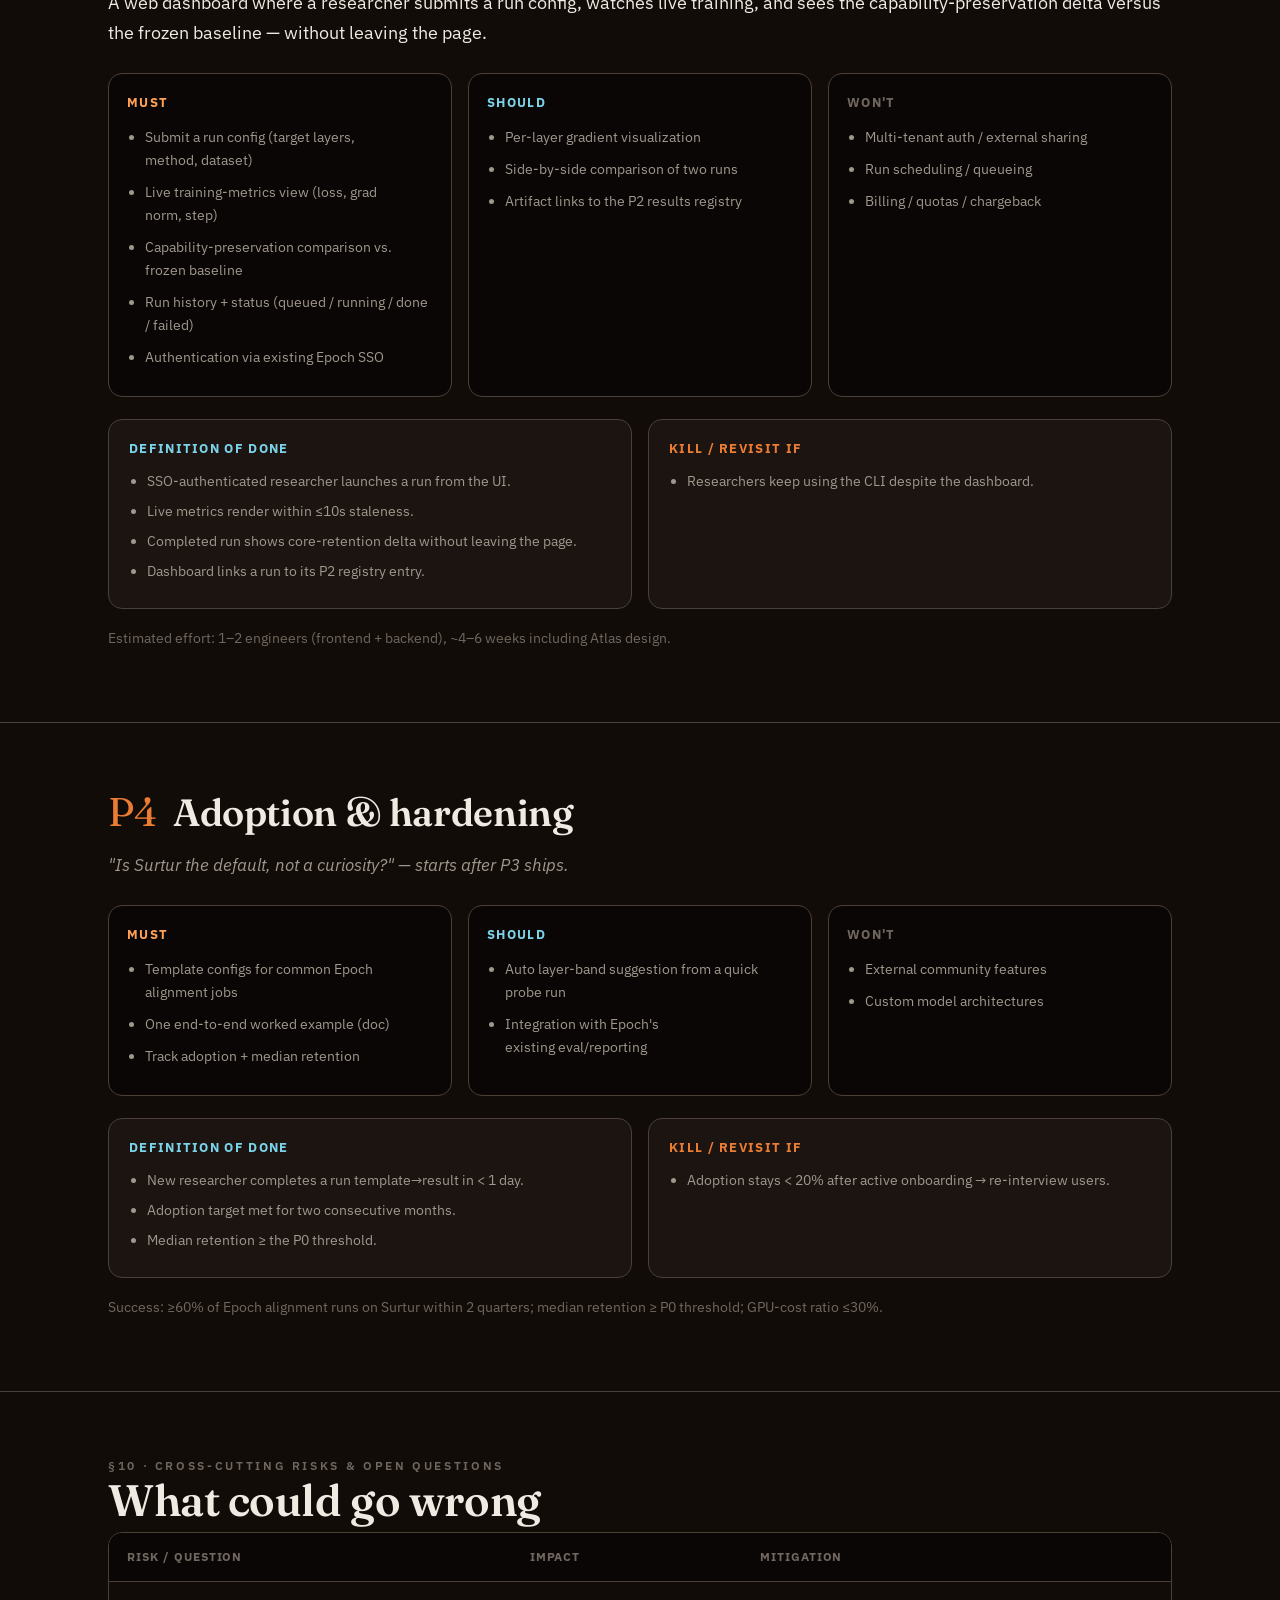
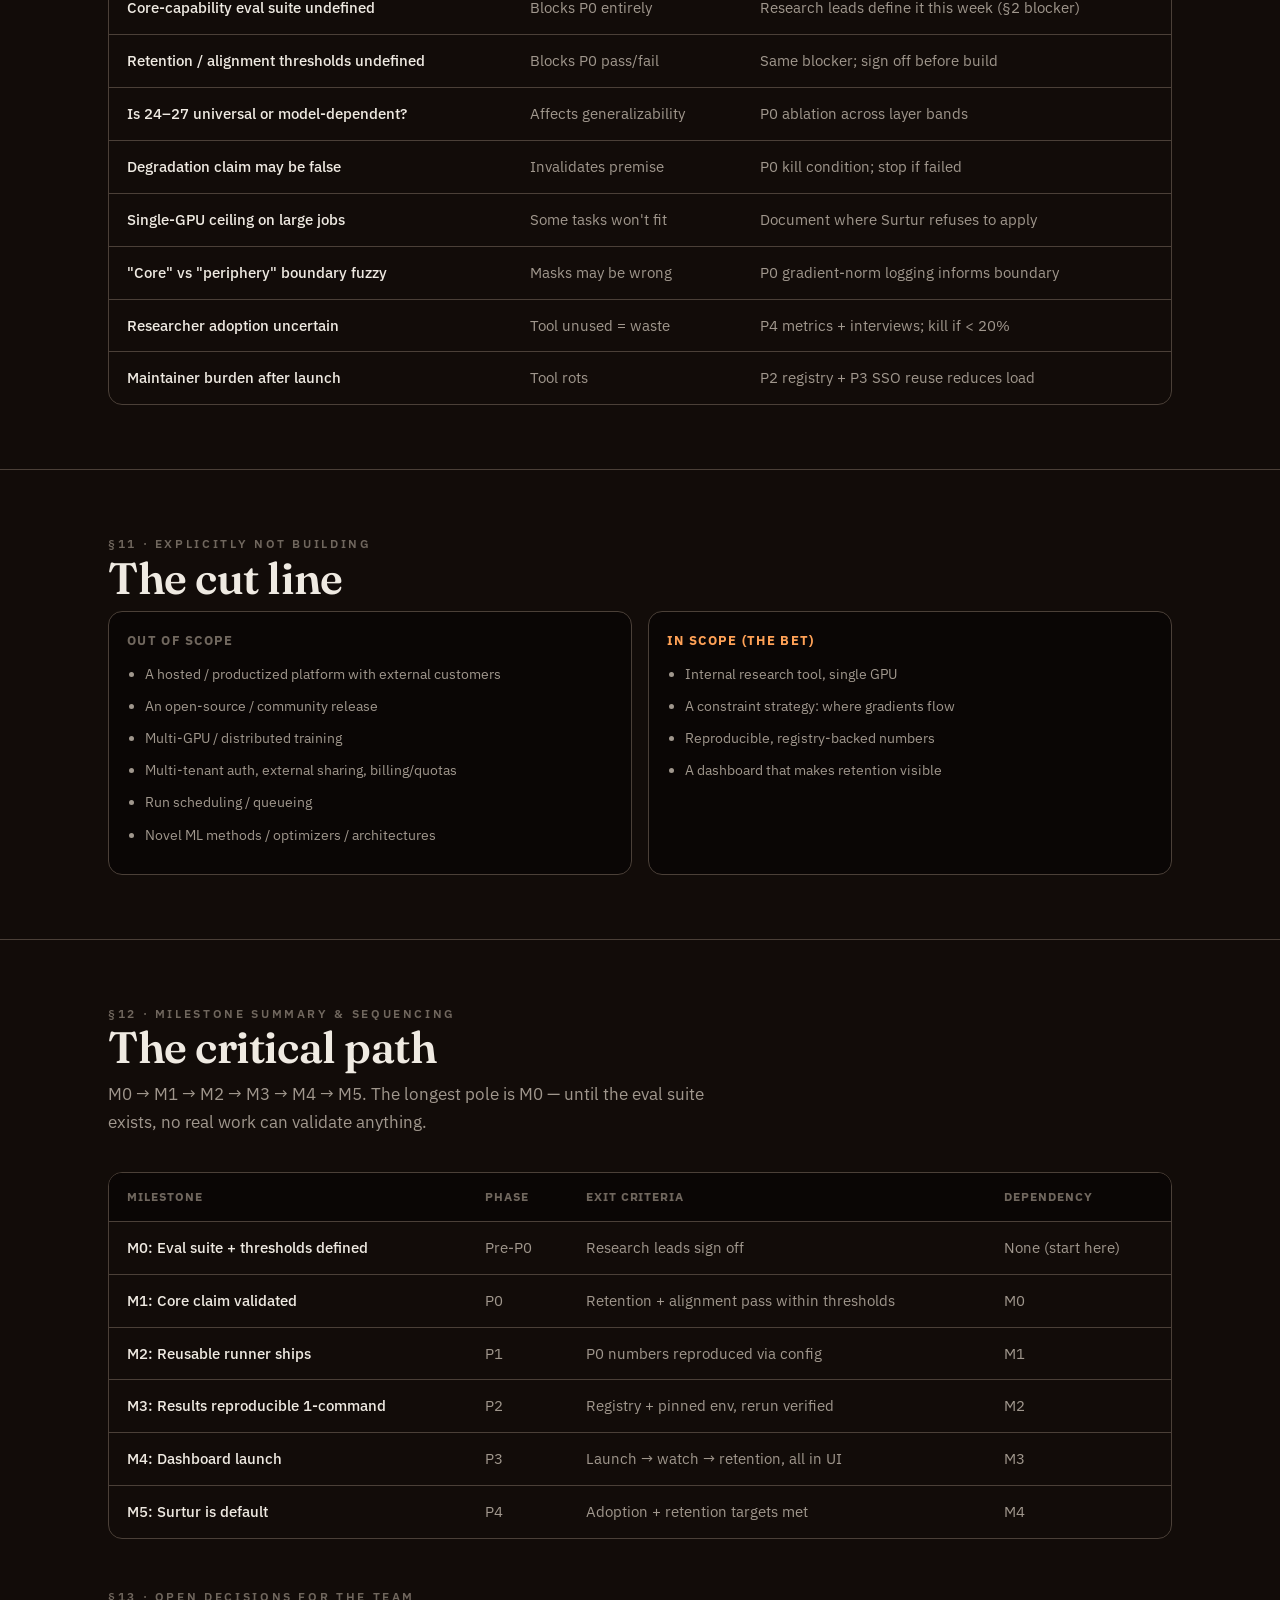
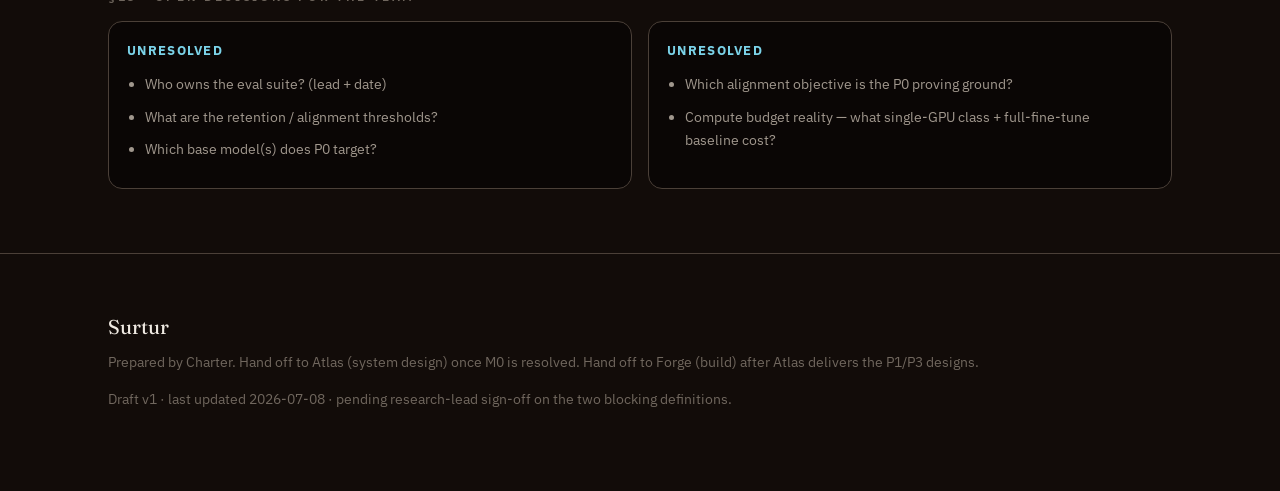
<file: roadmap.html>
<!doctype html>
<!--
  ============================================================================
  SURTUR — ROADMAP (single-file HTML)
  ----------------------------------------------------------------------------
  HOW TO READ THIS FILE (for the learner):
    - <head>  = invisible setup: page title, fonts, and ALL the styling (<style>).
    - <body>  = the visible content: every section you scroll through.
    - <script> = a tiny bit of JavaScript at the bottom that fades sections in.
  To view it: double-click this file. It opens in your browser. No server needed.
  ============================================================================
-->
<html lang="en">
<head>
  <meta charset="utf-8" />
  <meta name="viewport" content="width=device-width, initial-scale=1" />
  <title>Surtur — Product Roadmap</title>

  <!-- Fonts: Fraunces = characterful serif for big titles.
       IBM Plex Sans = a humanist sans for body text (NOT the generic Inter). -->
  <link rel="preconnect" href="https://fonts.googleapis.com" />
  <link rel="preconnect" href="https://fonts.gstatic.com" crossorigin />
  <link
    href="https://fonts.googleapis.com/css2?family=Fraunces:ital,opsz,wght@0,9..144,400;0,9..144,600;1,9..144,400&family=IBM+Plex+Sans:wght@400;500;600&display=swap"
    rel="stylesheet"
  />

  <style>
    /* ----------------------------------------------------------------------
       1. THEME TOKENS
       We define our colors ONCE here as CSS variables, then reuse them.
       "oklch" is a modern color space that keeps hues perceptually even.
       The palette is DERIVED FROM THE CONTENT, not a generic template:
         - ICE   = the frozen core (layers 1–23)
         - EMBER = the confined fire (layers 24–27, the trainable periphery)
       ---------------------------------------------------------------------- */
    :root {
      --bg:        oklch(16% 0.012 50);   /* warm near-black page background */
      --bg-panel:  oklch(20% 0.014 55);   /* slightly raised surface */
      --bg-sunken: oklch(13% 0.010 50);   /* recessed surface */
      --ink:       oklch(94% 0.012 80);   /* primary text */
      --muted:     oklch(68% 0.018 70);   /* secondary text */
      --faint:     oklch(52% 0.018 65);   /* tertiary / labels */
      --line:      oklch(38% 0.020 60);   /* hairline borders */

      --ice:        oklch(82% 0.090 215); /* frozen core accent */
      --ice-deep:   oklch(58% 0.100 220);
      --ember:      oklch(70% 0.160 50);  /* confined fire accent */
      --ember-bright: oklch(80% 0.150 55);
      --ember-deep: oklch(52% 0.150 38);

      --max: 1120px;                       /* content column width */
      --r: 14px;                           /* shared corner radius */
    }

    /* ----------------------------------------------------------------------
       2. RESET + BASE
       A tiny reset so browsers agree, then base typography.
       ---------------------------------------------------------------------- */
    *, *::before, *::after { box-sizing: border-box; }
    html { scroll-behavior: smooth; }
    body {
      margin: 0;
      background: var(--bg);
      color: var(--ink);
      font-family: "IBM Plex Sans", system-ui, sans-serif;
      font-size: 17px;
      line-height: 1.65;
      -webkit-font-smoothing: antialiased;
      text-wrap: pretty;
    }

    /* A faint forged-metal grain over everything (content-derived texture). */
    body::before {
      content: "";
      position: fixed;
      inset: 0;
      pointer-events: none;
      z-index: 0;
      opacity: 0.05;
      background-image: url("data:image/svg+xml,%3Csvg xmlns='http://www.w3.org/2000/svg' width='160' height='160'%3E%3Cfilter id='n'%3E%3CfeTurbulence type='fractalNoise' baseFrequency='0.9' numOctaves='2'/%3E%3C/filter%3E%3Crect width='100%25' height='100%25' filter='url(%23n)'/%3E%3C/svg%3E");
    }

    h1, h2, h3 {
      font-family: "Fraunces", Georgia, serif;
      font-weight: 600;
      line-height: 1.1;
      letter-spacing: -0.01em;
      margin: 0;
      text-wrap: balance;
    }
    p { margin: 0 0 1rem; }
    a { color: var(--ember-bright); text-decoration: none; }
    a:hover { text-decoration: underline; }

    .wrap { max-width: var(--max); margin: 0 auto; padding: 0 28px; position: relative; z-index: 1; }

    .eyebrow {
      font-size: 12px;
      letter-spacing: 0.22em;
      text-transform: uppercase;
      color: var(--faint);
      font-weight: 600;
    }

    /* ----------------------------------------------------------------------
       3. TOP NAV (sticky) — lets researchers jump between phases.
       ---------------------------------------------------------------------- */
    nav {
      position: sticky; top: 0; z-index: 50;
      backdrop-filter: blur(10px);
      background: oklch(16% 0.012 50 / 0.82);
      border-bottom: 1px solid var(--line);
    }
    nav .wrap { display: flex; align-items: center; gap: 22px; height: 58px; }
    nav .brand { font-family: "Fraunces", serif; font-weight: 600; font-size: 18px; }
    nav .brand span { color: var(--ember); }
    nav .links { margin-left: auto; display: flex; gap: 18px; flex-wrap: wrap; }
    nav .links a { color: var(--muted); font-size: 13px; letter-spacing: 0.03em; }
    nav .links a:hover { color: var(--ink); text-decoration: none; }

    /* ----------------------------------------------------------------------
       4. HERO — the frozen-core / ember-periphery model cross-section.
       ---------------------------------------------------------------------- */
    header.hero { padding: 92px 0 72px; }
    .hero-grid { display: grid; grid-template-columns: 1.15fr 0.85fr; gap: 56px; align-items: center; }
    .hero h1 { font-size: clamp(48px, 8vw, 96px); margin: 14px 0 18px; }
    .hero h1 em { font-style: italic; color: var(--ember); }
    .hero .lede { font-size: 19px; color: var(--muted); max-width: 46ch; }

    /* The model cross-section: a column of "layers". Lower = frozen core (ice),
       upper band (24–27) = trainable fire (ember). Pure CSS, no images. */
    .core {
      position: relative;
      height: 380px;
      border-radius: var(--r);
      border: 1px solid var(--line);
      overflow: hidden;
      background:
        linear-gradient(180deg,
          var(--ember-deep) 0%,
          var(--ember) 14%,
          oklch(40% 0.06 60) 30%,
          oklch(30% 0.04 200) 60%,
          var(--ice-deep) 100%);
    }
    .core .band-labels {
      position: absolute; inset: 0; padding: 14px;
      display: flex; flex-direction: column; justify-content: space-between;
      font-size: 12px; letter-spacing: 0.06em;
    }
    .core .tag {
      align-self: flex-start;
      background: oklch(10% 0.02 50 / 0.7);
      border: 1px solid var(--line);
      padding: 5px 10px; border-radius: 999px;
      backdrop-filter: blur(4px);
    }
    .core .tag.fire { color: var(--ember-bright); border-color: oklch(50% 0.12 50 / 0.6); }
    .core .tag.ice { color: var(--ice); border-color: oklch(50% 0.08 215 / 0.6); }
    .core .layer-no {
      position: absolute; right: 14px; top: 22%;
      font-family: "Fraunces", serif; font-size: 13px; color: var(--ember-bright);
    }
    /* Caption under the cross-section diagram */
    .core-caption { font-size: 12.5px; color: var(--faint); margin-top: 12px; text-align: center; line-height: 1.5; }
    .core-caption em { color: var(--muted); font-style: italic; }

    /* ----------------------------------------------------------------------
       5. GENERIC SECTION SCAFFOLD
       ---------------------------------------------------------------------- */
    section { padding: 64px 0; border-top: 1px solid var(--line); }
    section > .wrap > h2 { font-size: clamp(30px, 4.5vw, 44px); margin-bottom: 8px; }
    section > .wrap > .sub { color: var(--muted); margin-bottom: 36px; max-width: 62ch; }

    /* The north-star metric callout */
    .northstar {
      margin-top: 30px;
      border: 1px solid var(--line);
      border-left: 3px solid var(--ember);
      background: var(--bg-panel);
      border-radius: var(--r);
      padding: 26px 30px;
    }
    .northstar .metric { font-family: "Fraunces", serif; font-size: 22px; line-height: 1.5; }
    .northstar .metric b { color: var(--ember); }
    .northstar .metric i { color: var(--ice); font-style: normal; }

    /* The blocker callout — styled like a sealed hatch, not a generic red box */
    .blocker {
      margin-top: 28px;
      border: 1px dashed oklch(60% 0.12 50 / 0.7);
      background: oklch(22% 0.04 45);
      border-radius: var(--r);
      padding: 24px 28px;
    }
    .blocker .eyebrow { color: var(--ember); }
    .blocker strong { color: var(--ember-bright); }

    /* ----------------------------------------------------------------------
       6. PRINCIPLES — editorial numbered list
       ---------------------------------------------------------------------- */
    .principles { display: grid; gap: 0; margin-top: 12px; }
    .principle {
      display: grid; grid-template-columns: 64px 1fr; gap: 20px;
      padding: 22px 0; border-bottom: 1px solid var(--line);
      align-items: baseline;
    }
    .principle:last-child { border-bottom: none; }
    .principle .num { font-family: "Fraunces", serif; font-size: 30px; color: var(--ember); }
    .principle h3 { font-size: 21px; margin-bottom: 4px; }
    .principle p { margin: 0; color: var(--muted); }

    /* ----------------------------------------------------------------------
       7. PHASE ARC — the P0→P4 timeline
       ---------------------------------------------------------------------- */
    .arc { display: grid; grid-template-columns: repeat(5, 1fr); gap: 14px; margin-top: 16px; }
    .arc .node {
      border: 1px solid var(--line);
      border-radius: var(--r);
      padding: 18px 16px;
      background: var(--bg-panel);
      position: relative;
    }
    .arc .node .pid { font-family: "Fraunces", serif; font-size: 30px; color: var(--ember); }
    .arc .node h3 { font-size: 17px; margin: 4px 0 8px; }
    .arc .node p { font-size: 13.5px; color: var(--muted); margin: 0; }
    /* a connecting heat-bar under the arc */
    .arc-bar { height: 3px; margin: 18px 6px 0; border-radius: 2px;
      background: linear-gradient(90deg, var(--ice-deep), var(--ember)); }

    /* ----------------------------------------------------------------------
       8. PHASE DETAIL BLOCKS
       ---------------------------------------------------------------------- */
    .phase { padding: 56px 0; border-top: 1px solid var(--line); }
    .phase .head { display: flex; align-items: baseline; gap: 16px; flex-wrap: wrap; margin-bottom: 6px; }
    .phase .head .pid { font-family: "Fraunces", serif; font-size: 40px; color: var(--ember); }
    .phase .head h2 { font-size: clamp(28px, 4vw, 38px); }
    .phase .question { color: var(--muted); font-style: italic; margin: 0 0 26px; }

    .field { margin-bottom: 26px; }
    .field > .label { font-size: 12px; letter-spacing: 0.16em; text-transform: uppercase; color: var(--faint); margin-bottom: 8px; }
    .field.problem p { font-size: 18px; }

    /* Scope: three columns Must / Should / Won't */
    .scope { display: grid; grid-template-columns: 1fr 1fr 1fr; gap: 16px; }
    .scope .col { border: 1px solid var(--line); border-radius: var(--r); padding: 18px; background: var(--bg-sunken); }
    .scope .col h4 { margin: 0 0 12px; font-size: 13px; letter-spacing: 0.1em; text-transform: uppercase; }
    .scope .col.must h4 { color: var(--ember-bright); }
    .scope .col.should h4 { color: var(--ice); }
    .scope .col.wont h4 { color: var(--faint); }
    .scope .col ul { margin: 0; padding-left: 18px; }
    .scope .col li { font-size: 14px; color: var(--muted); margin-bottom: 9px; }

    /* DoD / success / kill — small framed notes */
    .notes { display: grid; grid-template-columns: 1fr 1fr; gap: 16px; margin-top: 8px; }
    .note { border: 1px solid var(--line); border-radius: var(--r); padding: 18px 20px; background: var(--bg-panel); }
    .note h4 { margin: 0 0 10px; font-size: 13px; letter-spacing: 0.1em; text-transform: uppercase; color: var(--faint); }
    .note.dod h4 { color: var(--ice); }
    .note.kill h4 { color: var(--ember); }
    .note ul { margin: 0; padding-left: 18px; }
    .note li { font-size: 14px; color: var(--muted); margin-bottom: 7px; }

    /* ----------------------------------------------------------------------
       9. TABLES — acceptance / milestones / risks / not-building
       ---------------------------------------------------------------------- */
    .table-wrap { border: 1px solid var(--line); border-radius: var(--r); overflow: hidden; margin-top: 8px; }
    table { width: 100%; border-collapse: collapse; font-size: 14.5px; }
    thead th {
      text-align: left; background: var(--bg-sunken); color: var(--faint);
      font-size: 12px; letter-spacing: 0.08em; text-transform: uppercase;
      padding: 14px 18px; border-bottom: 1px solid var(--line);
    }
    tbody td { padding: 14px 18px; border-bottom: 1px solid var(--line); color: var(--muted); vertical-align: top; }
    tbody tr:last-child td { border-bottom: none; }
    tbody td:first-child { color: var(--ink); font-weight: 500; }
    tbody tr:hover td { background: oklch(22% 0.014 55 / 0.5); }

    /* ----------------------------------------------------------------------
       10. REVEAL-ON-SCROLL (progressive enhancement)
       ---------------------------------------------------------------------- */
    .reveal { opacity: 0; transform: translateY(22px); transition: opacity .7s ease, transform .7s ease; }
    .reveal.is-visible { opacity: 1; transform: none; }

    footer { padding: 56px 0 80px; border-top: 1px solid var(--line); color: var(--faint); font-size: 14px; }
    footer .brand { font-family: "Fraunces", serif; font-size: 20px; color: var(--ink); }

    /* ----------------------------------------------------------------------
       11. RESPONSIVE — stack columns on small screens
       ---------------------------------------------------------------------- */
    @media (max-width: 860px) {
      .hero-grid { grid-template-columns: 1fr; }
      .core { height: 300px; }
      .arc { grid-template-columns: 1fr 1fr; }
      .scope, .notes { grid-template-columns: 1fr; }
      nav .links { display: none; }
    }
    @media (prefers-reduced-motion: reduce) {
      .reveal { opacity: 1; transform: none; transition: none; }
      html { scroll-behavior: auto; }
    }
  </style>
</head>

<body>
  <!-- ===================== TOP NAV ===================== -->
  <nav>
    <div class="wrap">
      <div class="brand">Sur<span>tu</span>r</div>
      <div class="links">
        <a href="#vision">Vision</a>
        <a href="#blocker">Blocker</a>
        <a href="#principles">Principles</a>
        <a href="#arc">Phase arc</a>
        <a href="#p0">P0–P4</a>
        <a href="#risks">Risks</a>
        <a href="#milestones">Milestones</a>
      </div>
    </div>
  </nav>

  <!-- ===================== HERO ===================== -->
  <header class="hero">
    <div class="wrap hero-grid">
      <div class="reveal">
        <div class="eyebrow">EAL · Surtur</div>
        <h1>Surtur — the <em>fire</em> kept at the edge</h1>
        <p class="lede">
          Epoch's spatial training &amp; capability-preservation runner. Post-training that
          confines the fire of parameter optimization to the behavioral periphery
          (the final ~10–15% of depth — e.g. layers 24–27 on a 28-layer model), keeping
          the model's core logic engine frozen and insulated.
        </p>
        <div class="northstar">
          <div class="metric">
            Hold core-eval within <b>≤2%</b> of the frozen baseline while delivering a
            measurable alignment gain — on <i>one GPU</i> at <b>≤30%</b> the compute.
          </div>
        </div>
      </div>

      <!-- The model cross-section: frozen core (bottom) → ember periphery (top). -->
      <div class="core reveal" aria-label="Model layer cross-section: frozen core with trainable periphery at layers 24 to 27">
        <div class="band-labels">
          <div class="tag fire">Trainable fire · final ~10–15% of depth</div>
          <div class="tag ice">Frozen core · insulated</div>
        </div>
        <div class="layer-no">↑ output</div>
      </div>
      <p class="core-caption">
        Exact layer numbers shift with model size — the principle is <em>relative depth</em>, not fixed indices.
      </p>
    </div>
  </header>

  <!-- ===================== VISION ===================== -->
  <section id="vision">
    <div class="wrap">
      <div class="eyebrow reveal">§1 · Vision &amp; north-star</div>
      <h2 class="reveal">Make capability-preserving post-training a cheap, reproducible habit</h2>
      <p class="sub reveal">
        Align models on a single GPU without silently burning the core they already earned.
        Success is defined by outcomes that move a number — not by features shipped.
      </p>
      <div class="table-wrap reveal">
        <table>
          <thead><tr><th>Component</th><th>Definition</th><th>Current state</th></tr></thead>
          <tbody>
            <tr><td>Capability retention</td><td>Core-eval under Surtur ÷ core-eval of frozen baseline</td><td>Undefined suite (blocker)</td></tr>
            <tr><td>Alignment gain</td><td>Alignment-eval under Surtur − alignment-eval of unaligned baseline</td><td>Undefined suite (blocker)</td></tr>
            <tr><td>Compute budget</td><td>GPU-hours of Surtur ÷ GPU-hours of full fine-tune</td><td>To be measured in P0</td></tr>
            <tr><td>Hardware target</td><td>Single consumer / prosumer-class GPU</td><td>Stated in README</td></tr>
          </tbody>
        </table>
      </div>
    </div>
  </section>

  <!-- ===================== BLOCKER ===================== -->
  <section id="blocker">
    <div class="wrap">
      <div class="eyebrow reveal">§2 · The problem &amp; the blocker</div>
      <h2 class="reveal">One blocker gates the entire roadmap</h2>
      <p class="sub reveal">
        Post-training backpropagates across the entire model, degrading the central logic
        engine. Epoch researchers want alignment without re-earning capabilities they already
        paid for — and without a GPU cluster.
      </p>
      <div class="blocker reveal">
        <div class="eyebrow">Action · research leads, this week</div>
        <p style="margin:8px 0 0">
          Specify (1) the <strong>core-capability eval suite</strong> — the "do not regress this"
          set — and (2) the <strong>retention / alignment thresholds</strong> that define pass vs. fail.
          Without these two definitions, Phase 0 cannot pass or fail, and every downstream phase is
          built on an unverifiable premise.
        </p>
      </div>
    </div>
  </section>

  <!-- ===================== PRINCIPLES ===================== -->
  <section id="principles">
    <div class="wrap">
      <div class="eyebrow reveal">§3 · Strategic principles</div>
      <h2 class="reveal">The lines we don't cross</h2>
      <p class="sub reveal">A roadmap is what we chose <em>not</em> to do. These five hold for every phase.</p>
      <div class="principles">
        <div class="principle reveal"><div class="num">1</div><div><h3>Preservation is the product</h3><p>If a run improves alignment but quietly degrades the core, it has failed. The core-eval suite is sacred.</p></div></div>
        <div class="principle reveal"><div class="num">2</div><div><h3>Single GPU is the constraint</h3><p>Anything that requires a cluster is out of scope for v1.</p></div></div>
        <div class="principle reveal"><div class="num">3</div><div><h3>Reproducibility is non-negotiable</h3><p>A number we can't rerun isn't evidence.</p></div></div>
        <div class="principle reveal"><div class="num">4</div><div><h3>Constraint strategy, not new architecture</h3><p>Surtur is a <em>where-gradients-flow</em> decision. We do not invent optimizers or attention variants.</p></div></div>
        <div class="principle reveal"><div class="num">5</div><div><h3>Say no to good ideas</h3><p>The cut lines below are deliberate. A roadmap is what we chose not to do.</p></div></div>
      </div>
    </div>
  </section>

  <!-- ===================== PHASE ARC ===================== -->
  <section id="arc">
    <div class="wrap">
      <div class="eyebrow reveal">§4 · Phase overview</div>
      <h2 class="reveal">The arc: P0 → P1 → P2 → P3 → P4</h2>
      <p class="sub reveal">Each phase answers one question and gates the next. Dependency chain is strict; P2 runs parallel with late P1.</p>
      <div class="arc">
        <div class="node reveal"><div class="pid">P0</div><h3>Validate the core claim</h3><p>Does layer-constrained training preserve the core AND align?</p></div>
        <div class="node reveal"><div class="pid">P1</div><h3>Core runner (engine)</h3><p>Can we make this a reusable single-GPU runner?</p></div>
        <div class="node reveal"><div class="pid">P2</div><h3>Reproducibility (Anchor)</h3><p>Can anyone rerun any result, anywhere?</p></div>
        <div class="node reveal"><div class="pid">P3</div><h3>Internal dashboard (UI)</h3><p>Can researchers use it day-to-day without CLI heroics?</p></div>
        <div class="node reveal"><div class="pid">P4</div><h3>Adoption &amp; hardening</h3><p>Is Surtur the default, not a curiosity?</p></div>
      </div>
      <div class="arc-bar reveal"></div>
    </div>
  </section>

  <!-- ===================== PHASE DETAILS ===================== -->
  <!-- P0 -->
  <div class="phase" id="p0">
    <div class="wrap">
      <div class="head reveal"><div class="pid">P0</div><h2>Validate the core claim</h2></div>
      <p class="question reveal">"Does confining gradients to layers 24–27 preserve the core AND align?" — currently unverified.</p>

      <div class="field problem reveal">
        <div class="label">The MVP — one head-to-head experiment</div>
        <p>
          <b>Arm A — Surtur:</b> layers 24–27 trainable, core frozen (no grad).
          <b>Arm B — Full fine-tune:</b> standard SFT/GRPO across all layers.
          <b>Arm C — Frozen baseline:</b> no training.
          <b>Arm D — Untrained-but-aligned reference</b> (if available).
          All arms use the same data, same seed, same objective.
        </p>
      </div>

      <div class="scope reveal">
        <div class="col must"><h4>Must</h4><ul>
          <li>Fixed target-layer config (24–27) + frozen-core gradient masking</li>
          <li>Core-capability eval suite (defined by research leads)</li>
          <li>Alignment eval suite (defined by research leads)</li>
          <li>Single shared training pipeline for all arms</li>
        </ul></div>
        <div class="col should"><h4>Should</h4><ul>
          <li>Per-layer gradient-norm logging</li>
          <li>Ablation: test layers {22–25}, {24–27}, {26–29}</li>
        </ul></div>
        <div class="col wont"><h4>Won't</h4><ul>
          <li>UI, multi-GPU, novel methods</li>
          <li>Hyperparameter sweeps</li>
        </ul></div>
      </div>

      <div class="notes reveal" style="margin-top:22px">
        <div class="note dod"><h4>Definition of Done</h4><ul>
          <li>Each arm reproducible from a single command (same data + seed).</li>
          <li>Core-eval: Surtur (A) ≥ Frozen baseline (C) − 2%.</li>
          <li>Alignment-eval: Surtur (A) &gt; Untrained reference (D).</li>
          <li>Results table committed with config + metric provenance.</li>
        </ul></div>
        <div class="note kill"><h4>Kill / revisit if</h4><ul>
          <li>Core degrades beyond threshold AND only full fine-tune (B) reaches the target.</li>
          <li>The spatial-constraint premise fails → pivot or stop. Do not proceed to P1.</li>
        </ul></div>
      </div>
      <p class="reveal" style="margin-top:18px;color:var(--faint);font-size:14px">
        Estimated effort: 1 researcher + 1 engineer, ~1–2 weeks including eval-suite definition.
      </p>
    </div>
  </div>

  <!-- P1 -->
  <div class="phase" id="p1">
    <div class="wrap">
      <div class="head reveal"><div class="pid">P1</div><h2>Core runner (the engine)</h2></div>
      <p class="question reveal">"Can we make the validated experiment a reusable, config-driven runner?" — only starts if P0 passes.</p>

      <div class="field problem reveal">
        <div class="label">The MVP</div>
        <p>A config-driven training runner that accepts a target-layer spec, freezes the core, and runs SFT <em>or</em> GRPO on a single GPU, producing checkpoints and logs.</p>
      </div>

      <div class="scope reveal">
        <div class="col must"><h4>Must</h4><ul>
          <li>Config-driven target-layer selection</li>
          <li>Frozen-core masking (no-grad on core)</li>
          <li>Single-GPU optimization (grad accumulation / CPU offload)</li>
          <li>SFT <em>and</em> GRPO training loops</li>
          <li>Checkpoint + clean resume</li>
        </ul></div>
        <div class="col should"><h4>Should</h4><ul>
          <li>Live gradient-norm + capability-trend logging</li>
          <li>Guardrail: hard error if a frozen layer receives grad</li>
          <li>Config schema validation</li>
        </ul></div>
        <div class="col wont"><h4>Won't</h4><ul>
          <li>Multi-GPU / distributed training</li>
          <li>Novel optimizers / custom attention</li>
          <li>Auto layer-band selection</li>
        </ul></div>
      </div>

      <div class="notes reveal" style="margin-top:22px">
        <div class="note dod"><h4>Definition of Done</h4><ul>
          <li>A probe confirms <em>only</em> layers 24–27 have non-zero gradients.</li>
          <li>Full SFT and full GRPO each complete on one GPU within budget.</li>
          <li>Resume from 60% interruption restores state to completion.</li>
          <li>Retention matches the P0 validated result (regression guard).</li>
        </ul></div>
        <div class="note kill"><h4>Kill / revisit if</h4><ul>
          <li>Runner can't hit the compute budget, or retention regresses vs. P0.</li>
        </ul></div>
      </div>
      <p class="reveal" style="margin-top:18px;color:var(--faint);font-size:14px">
        Estimated effort: 1–2 engineers, ~3–4 weeks.
      </p>
    </div>
  </div>

  <!-- P2 -->
  <div class="phase" id="p2">
    <div class="wrap">
      <div class="head reveal"><div class="pid">P2</div><h2>Reproducibility (Anchor)</h2></div>
      <p class="question reveal">"Can anyone rerun any result, anywhere?" — runs in parallel with late P1.</p>

      <div class="field problem reveal">
        <div class="label">The MVP</div>
        <p>A pinned, versioned, one-command reproduction path for every published result.</p>
      </div>

      <div class="scope reveal">
        <div class="col must"><h4>Must</h4><ul>
          <li>Pinned environment (lockfile or container image)</li>
          <li>Seed control + dataset versioning (hash-pinned)</li>
          <li>Run command + config hash captured per result</li>
          <li>Results registry (run → config → metrics)</li>
        </ul></div>
        <div class="col should"><h4>Should</h4><ul>
          <li>Deterministic dataloader / sampler ordering</li>
          <li>One-command "reproduce result #ID" entrypoint</li>
        </ul></div>
        <div class="col wont"><h4>Won't</h4><ul>
          <li>CI that auto-runs all configs</li>
          <li>Public result portal</li>
        </ul></div>
      </div>

      <div class="notes reveal" style="margin-top:22px">
        <div class="note dod"><h4>Definition of Done</h4><ul>
          <li>A fresh environment reproduces metrics within tolerance from one command.</li>
          <li>Every metric links to exact config + data version + seed.</li>
          <li>A new researcher reproduces a P0 result without author help.</li>
        </ul></div>
        <div class="note kill"><h4>Kill / revisit if</h4><ul>
          <li>Reproducibility consistently requires author intervention.</li>
        </ul></div>
      </div>
      <p class="reveal" style="margin-top:18px;color:var(--faint);font-size:14px">
        Estimated effort: 1 engineer, ~2 weeks (overlaps P1).
      </p>
    </div>
  </div>

  <!-- P3 -->
  <div class="phase" id="p3">
    <div class="wrap">
      <div class="head reveal"><div class="pid">P3</div><h2>Internal dashboard (the UI)</h2></div>
      <p class="question reveal">"Can researchers use it day-to-day without CLI heroics?" — design starts when P1 interface stabilizes; ship only after P2.</p>

      <div class="field problem reveal">
        <div class="label">The MVP</div>
        <p>A web dashboard where a researcher submits a run config, watches live training, and sees the capability-preservation delta versus the frozen baseline — without leaving the page.</p>
      </div>

      <div class="scope reveal">
        <div class="col must"><h4>Must</h4><ul>
          <li>Submit a run config (target layers, method, dataset)</li>
          <li>Live training-metrics view (loss, grad norm, step)</li>
          <li>Capability-preservation comparison vs. frozen baseline</li>
          <li>Run history + status (queued / running / done / failed)</li>
          <li>Authentication via existing Epoch SSO</li>
        </ul></div>
        <div class="col should"><h4>Should</h4><ul>
          <li>Per-layer gradient visualization</li>
          <li>Side-by-side comparison of two runs</li>
          <li>Artifact links to the P2 results registry</li>
        </ul></div>
        <div class="col wont"><h4>Won't</h4><ul>
          <li>Multi-tenant auth / external sharing</li>
          <li>Run scheduling / queueing</li>
          <li>Billing / quotas / chargeback</li>
        </ul></div>
      </div>

      <div class="notes reveal" style="margin-top:22px">
        <div class="note dod"><h4>Definition of Done</h4><ul>
          <li>SSO-authenticated researcher launches a run from the UI.</li>
          <li>Live metrics render within ≤10s staleness.</li>
          <li>Completed run shows core-retention delta without leaving the page.</li>
          <li>Dashboard links a run to its P2 registry entry.</li>
        </ul></div>
        <div class="note kill"><h4>Kill / revisit if</h4><ul>
          <li>Researchers keep using the CLI despite the dashboard.</li>
        </ul></div>
      </div>
      <p class="reveal" style="margin-top:18px;color:var(--faint);font-size:14px">
        Estimated effort: 1–2 engineers (frontend + backend), ~4–6 weeks including Atlas design.
      </p>
    </div>
  </div>

  <!-- P4 -->
  <div class="phase" id="p4">
    <div class="wrap">
      <div class="head reveal"><div class="pid">P4</div><h2>Adoption &amp; hardening</h2></div>
      <p class="question reveal">"Is Surtur the default, not a curiosity?" — starts after P3 ships.</p>

      <div class="scope reveal">
        <div class="col must"><h4>Must</h4><ul>
          <li>Template configs for common Epoch alignment jobs</li>
          <li>One end-to-end worked example (doc)</li>
          <li>Track adoption + median retention</li>
        </ul></div>
        <div class="col should"><h4>Should</h4><ul>
          <li>Auto layer-band suggestion from a quick probe run</li>
          <li>Integration with Epoch's existing eval/reporting</li>
        </ul></div>
        <div class="col wont"><h4>Won't</h4><ul>
          <li>External community features</li>
          <li>Custom model architectures</li>
        </ul></div>
      </div>

      <div class="notes reveal" style="margin-top:22px">
        <div class="note dod"><h4>Definition of Done</h4><ul>
          <li>New researcher completes a run template→result in &lt; 1 day.</li>
          <li>Adoption target met for two consecutive months.</li>
          <li>Median retention ≥ the P0 threshold.</li>
        </ul></div>
        <div class="note kill"><h4>Kill / revisit if</h4><ul>
          <li>Adoption stays &lt; 20% after active onboarding → re-interview users.</li>
        </ul></div>
      </div>
      <p class="reveal" style="margin-top:18px;color:var(--faint);font-size:14px">
        Success: ≥60% of Epoch alignment runs on Surtur within 2 quarters; median retention ≥ P0 threshold; GPU-cost ratio ≤30%.
      </p>
    </div>
  </div>

  <!-- ===================== RISKS ===================== -->
  <section id="risks">
    <div class="wrap">
      <div class="eyebrow reveal">§10 · Cross-cutting risks &amp; open questions</div>
      <h2 class="reveal">What could go wrong</h2>
      <div class="table-wrap reveal">
        <table>
          <thead><tr><th>Risk / Question</th><th>Impact</th><th>Mitigation</th></tr></thead>
          <tbody>
            <tr><td>Core-capability eval suite undefined</td><td>Blocks P0 entirely</td><td>Research leads define it this week (§2 blocker)</td></tr>
            <tr><td>Retention / alignment thresholds undefined</td><td>Blocks P0 pass/fail</td><td>Same blocker; sign off before build</td></tr>
            <tr><td>Is 24–27 universal or model-dependent?</td><td>Affects generalizability</td><td>P0 ablation across layer bands</td></tr>
            <tr><td>Degradation claim may be false</td><td>Invalidates premise</td><td>P0 kill condition; stop if failed</td></tr>
            <tr><td>Single-GPU ceiling on large jobs</td><td>Some tasks won't fit</td><td>Document where Surtur refuses to apply</td></tr>
            <tr><td>"Core" vs "periphery" boundary fuzzy</td><td>Masks may be wrong</td><td>P0 gradient-norm logging informs boundary</td></tr>
            <tr><td>Researcher adoption uncertain</td><td>Tool unused = waste</td><td>P4 metrics + interviews; kill if &lt; 20%</td></tr>
            <tr><td>Maintainer burden after launch</td><td>Tool rots</td><td>P2 registry + P3 SSO reuse reduces load</td></tr>
          </tbody>
        </table>
      </div>
    </div>
  </section>

  <!-- ===================== WHAT WE ARE NOT BUILDING ===================== -->
  <section id="notbuilding">
    <div class="wrap">
      <div class="eyebrow reveal">§11 · Explicitly NOT building</div>
      <h2 class="reveal">The cut line</h2>
      <div class="scope reveal" style="grid-template-columns:1fr 1fr">
        <div class="col wont"><h4>Out of scope</h4><ul>
          <li>A hosted / productized platform with external customers</li>
          <li>An open-source / community release</li>
          <li>Multi-GPU / distributed training</li>
          <li>Multi-tenant auth, external sharing, billing/quotas</li>
          <li>Run scheduling / queueing</li>
          <li>Novel ML methods / optimizers / architectures</li>
        </ul></div>
        <div class="col must"><h4>In scope (the bet)</h4><ul>
          <li>Internal research tool, single GPU</li>
          <li>A constraint strategy: where gradients flow</li>
          <li>Reproducible, registry-backed numbers</li>
          <li>A dashboard that makes retention visible</li>
        </ul></div>
      </div>
    </div>
  </section>

  <!-- ===================== MILESTONES ===================== -->
  <section id="milestones">
    <div class="wrap">
      <div class="eyebrow reveal">§12 · Milestone summary &amp; sequencing</div>
      <h2 class="reveal">The critical path</h2>
      <p class="sub reveal">M0 → M1 → M2 → M3 → M4 → M5. The longest pole is M0 — until the eval suite exists, no real work can validate anything.</p>
      <div class="table-wrap reveal">
        <table>
          <thead><tr><th>Milestone</th><th>Phase</th><th>Exit criteria</th><th>Dependency</th></tr></thead>
          <tbody>
            <tr><td>M0: Eval suite + thresholds defined</td><td>Pre-P0</td><td>Research leads sign off</td><td>None (start here)</td></tr>
            <tr><td>M1: Core claim validated</td><td>P0</td><td>Retention + alignment pass within thresholds</td><td>M0</td></tr>
            <tr><td>M2: Reusable runner ships</td><td>P1</td><td>P0 numbers reproduced via config</td><td>M1</td></tr>
            <tr><td>M3: Results reproducible 1-command</td><td>P2</td><td>Registry + pinned env, rerun verified</td><td>M2</td></tr>
            <tr><td>M4: Dashboard launch</td><td>P3</td><td>Launch → watch → retention, all in UI</td><td>M3</td></tr>
            <tr><td>M5: Surtur is default</td><td>P4</td><td>Adoption + retention targets met</td><td>M4</td></tr>
          </tbody>
        </table>
      </div>

      <div class="eyebrow reveal" style="margin-top:48px">§13 · Open decisions for the team</div>
      <div class="scope reveal" style="grid-template-columns:1fr 1fr;margin-top:14px">
        <div class="col should"><h4>Unresolved</h4><ul>
          <li>Who owns the eval suite? (lead + date)</li>
          <li>What are the retention / alignment thresholds?</li>
          <li>Which base model(s) does P0 target?</li>
        </ul></div>
        <div class="col should"><h4>Unresolved</h4><ul>
          <li>Which alignment objective is the P0 proving ground?</li>
          <li>Compute budget reality — what single-GPU class + full-fine-tune baseline cost?</li>
        </ul></div>
      </div>
    </div>
  </section>

  <!-- ===================== FOOTER ===================== -->
  <footer>
    <div class="wrap">
      <div class="brand">Surtur</div>
      <p style="margin:8px 0 0">Prepared by Charter. Hand off to Atlas (system design) once M0 is resolved. Hand off to Forge (build) after Atlas delivers the P1/P3 designs.</p>
      <p style="margin:14px 0 0;color:var(--faint)">Draft v1 · last updated 2026-07-08 · pending research-lead sign-off on the two blocking definitions.</p>
    </div>
  </footer>

  <!-- ===================== SCRIPT: reveal-on-scroll ===================== -->
  <script>
    // Progressive enhancement only: if JS is off, content is already visible
    // (the .reveal rule is overridden by this observer adding .is-visible).
    const items = document.querySelectorAll('.reveal');
    const io = new IntersectionObserver((entries) => {
      entries.forEach((e) => {
        if (e.isIntersecting) {
          e.target.classList.add('is-visible');
          io.unobserve(e.target);
        }
      });
    }, { threshold: 0.12 });
    items.forEach((el) => io.observe(el));
  </script>
</body>
</html>
</file>
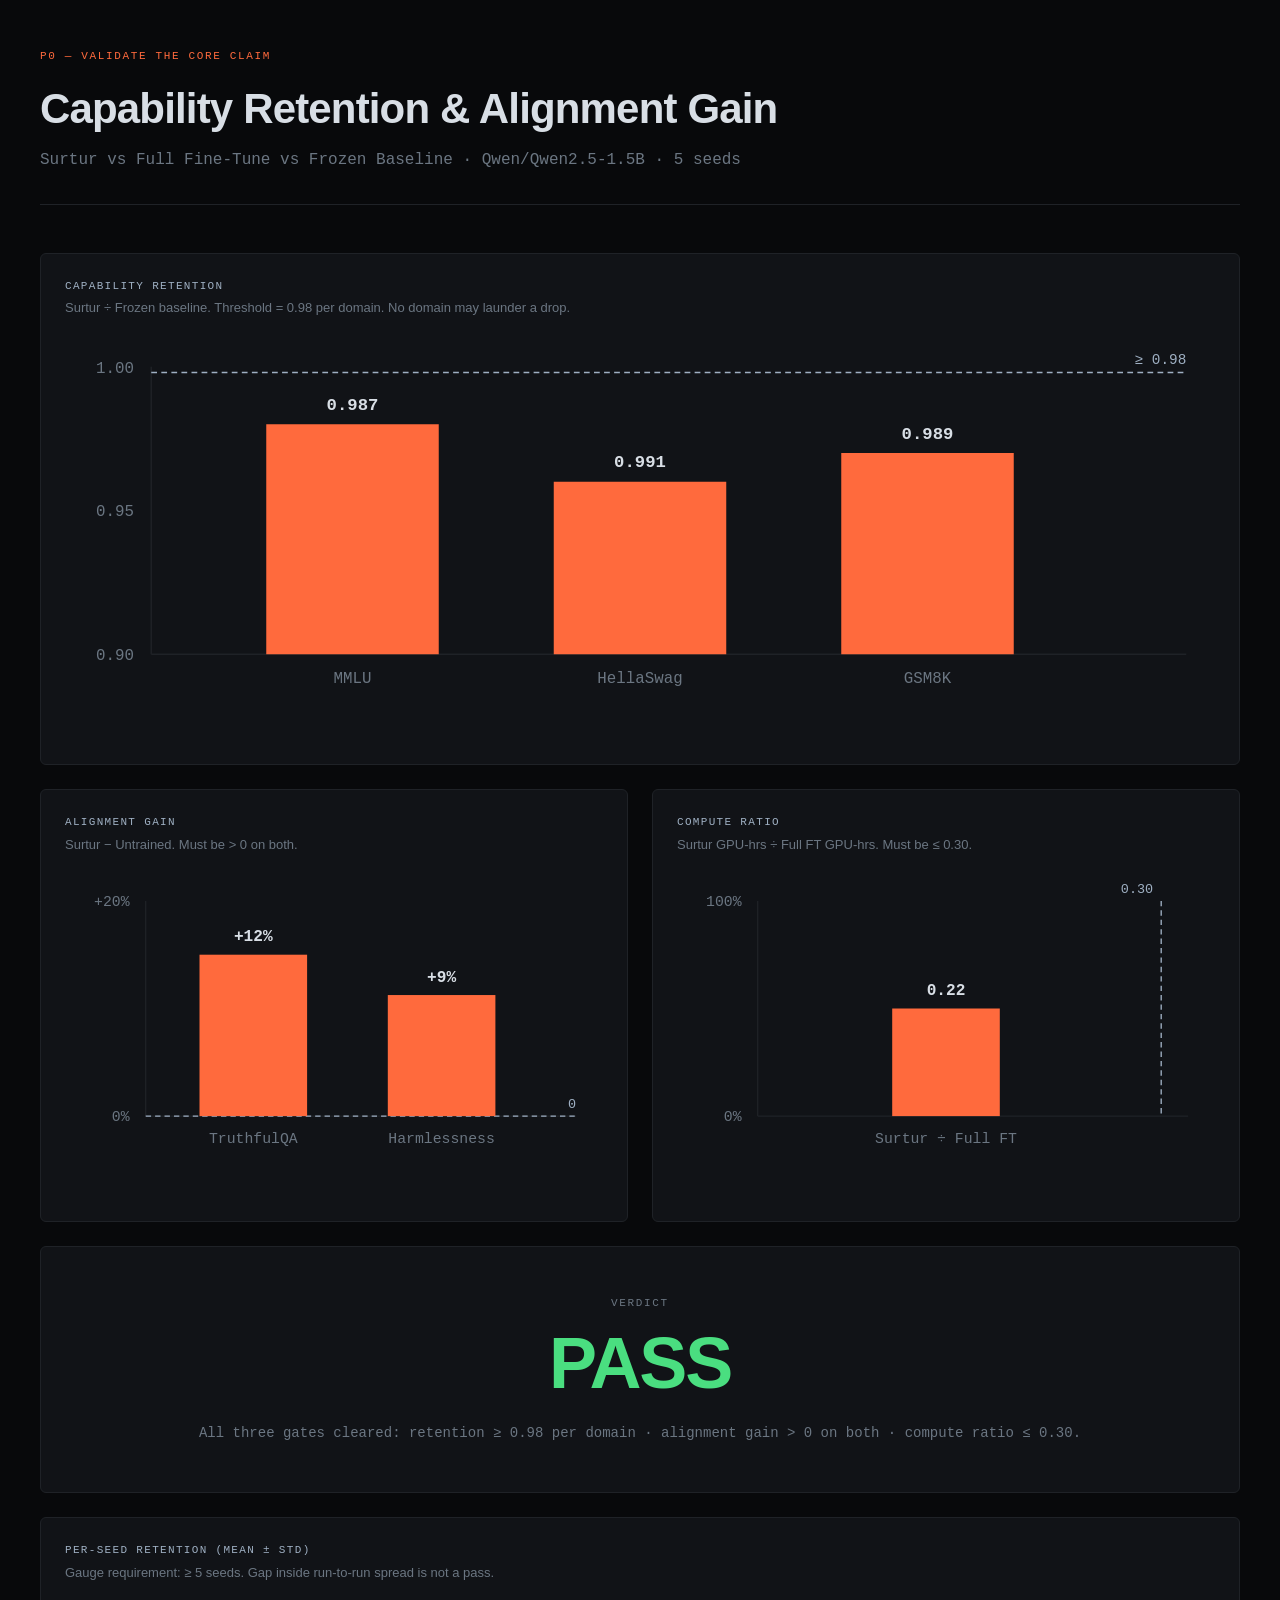
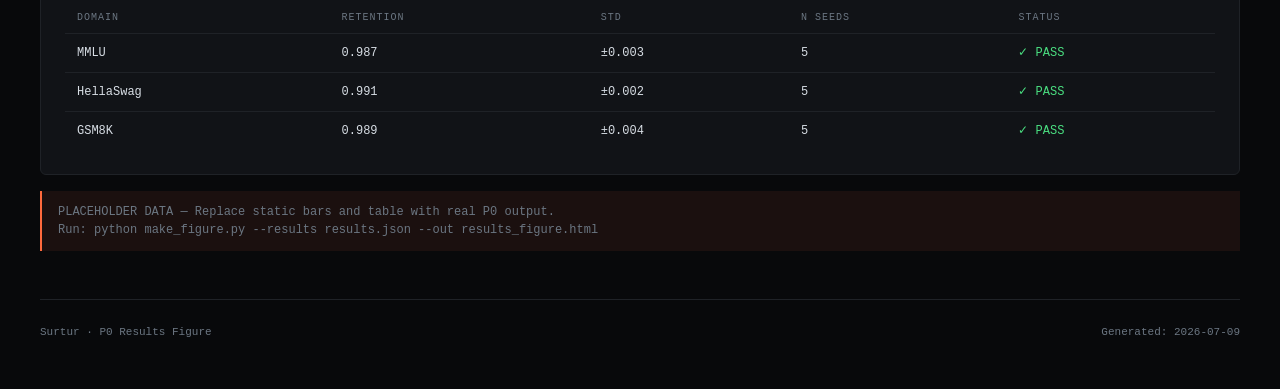
<file: src/results_figure.html>
<!DOCTYPE html>
<html lang="en">
<head>
<meta charset="UTF-8">
<title>Surtur — P0 Results</title>
<style>
  :root {
    --bg: #08090b;
    --bg-elev: #111317;
    --border: #1f2227;
    --ember: #ff6a3d;
    --ember-dim: #c44a26;
    --steel: #9fb0c3;
    --steel-dim: #5a6776;
    --text: #d8dee5;
    --text-dim: #6b7682;
    --pass: #4ade80;
    --fail: #ef4444;
  }
  * { box-sizing: border-box; margin: 0; padding: 0; }
  body {
    background: var(--bg);
    color: var(--text);
    font-family: 'Inter', -apple-system, sans-serif;
    line-height: 1.5;
    padding: 48px 24px;
  }
  .container { max-width: 1200px; margin: 0 auto; }
  .header {
    border-bottom: 1px solid var(--border);
    padding-bottom: 32px;
    margin-bottom: 48px;
  }
  .eyebrow {
    font-family: 'JetBrains Mono', monospace;
    font-size: 11px;
    letter-spacing: 0.15em;
    text-transform: uppercase;
    color: var(--ember);
    margin-bottom: 12px;
  }
  h1 {
    font-size: 42px;
    font-weight: 600;
    letter-spacing: -0.02em;
    color: var(--text);
    margin-bottom: 8px;
  }
  .subtitle {
    font-size: 16px;
    color: var(--text-dim);
    font-family: 'JetBrains Mono', monospace;
  }
  .grid {
    display: grid;
    grid-template-columns: 1fr 1fr;
    gap: 24px;
    margin-bottom: 24px;
  }
  .panel {
    background: var(--bg-elev);
    border: 1px solid var(--border);
    border-radius: 6px;
    padding: 24px;
  }
  .panel-title {
    font-family: 'JetBrains Mono', monospace;
    font-size: 11px;
    letter-spacing: 0.12em;
    text-transform: uppercase;
    color: var(--steel);
    margin-bottom: 4px;
  }
  .panel-sub {
    font-size: 13px;
    color: var(--text-dim);
    margin-bottom: 20px;
  }
  .full { grid-column: 1 / -1; }
  svg { display: block; width: 100%; }
  .bar { fill: var(--ember); transition: opacity 0.2s; }
  .bar:hover { opacity: 0.8; }
  .bar-fail { fill: var(--fail); }
  .threshold { stroke: var(--steel); stroke-width: 1; stroke-dasharray: 4 3; }
  .threshold-label { fill: var(--steel); font-size: 10px; font-family: 'JetBrains Mono', monospace; }
  .axis { stroke: var(--border); stroke-width: 1; }
  .axis-label { fill: var(--text-dim); font-size: 11px; font-family: 'JetBrains Mono', monospace; }
  .bar-label { fill: var(--text); font-size: 12px; font-family: 'JetBrains Mono', monospace; font-weight: 600; }
  .verdict {
    text-align: center;
    padding: 48px 24px;
  }
  .verdict-label {
    font-family: 'JetBrains Mono', monospace;
    font-size: 11px;
    letter-spacing: 0.15em;
    text-transform: uppercase;
    color: var(--text-dim);
    margin-bottom: 16px;
  }
  .verdict-value {
    font-size: 72px;
    font-weight: 700;
    letter-spacing: -0.03em;
    line-height: 1;
  }
  .verdict-pass { color: var(--pass); }
  .verdict-fail { color: var(--fail); }
  .verdict-detail {
    margin-top: 24px;
    font-size: 14px;
    color: var(--text-dim);
    font-family: 'JetBrains Mono', monospace;
  }
  table {
    width: 100%;
    border-collapse: collapse;
    font-family: 'JetBrains Mono', monospace;
    font-size: 12px;
  }
  th {
    text-align: left;
    padding: 8px 12px;
    color: var(--text-dim);
    font-weight: 500;
    text-transform: uppercase;
    font-size: 10px;
    letter-spacing: 0.1em;
    border-bottom: 1px solid var(--border);
  }
  td {
    padding: 10px 12px;
    border-bottom: 1px solid var(--border);
    color: var(--text);
  }
  tr:last-child td { border-bottom: none; }
  .ok { color: var(--pass); }
  .bad { color: var(--fail); }
  .meta {
    margin-top: 48px;
    padding-top: 24px;
    border-top: 1px solid var(--border);
    font-family: 'JetBrains Mono', monospace;
    font-size: 11px;
    color: var(--text-dim);
    display: flex;
    justify-content: space-between;
  }
  .placeholder {
    background: rgba(255, 106, 61, 0.08);
    border-left: 2px solid var(--ember);
    padding: 12px 16px;
    font-size: 12px;
    color: var(--text-dim);
    font-family: 'JetBrains Mono', monospace;
    margin-top: 16px;
  }
</style>
</head>
<body>
<div class="container">

  <div class="header">
    <div class="eyebrow">P0 — Validate the core claim</div>
    <h1>Capability Retention &amp; Alignment Gain</h1>
    <div class="subtitle">Surtur vs Full Fine-Tune vs Frozen Baseline · <span id="meta-model">Qwen/Qwen2.5-1.5B</span> · <span id="meta-seeds">5 seeds</span></div>
  </div>

  <!-- ===== CAPABILITY RETENTION ===== -->
  <div class="grid">
    <div class="panel full">
      <div class="panel-title">Capability Retention</div>
      <div class="panel-sub">Surtur ÷ Frozen baseline. Threshold = 0.98 per domain. No domain may launder a drop.</div>
      <svg viewBox="0 0 800 280" id="chart-retention">
        <line class="axis" x1="60" y1="20" x2="60" y2="220"/>
        <line class="axis" x1="60" y1="220" x2="780" y2="220"/>
        <line class="threshold" x1="60" y1="24" x2="780" y2="24"/>
        <text class="threshold-label" x="780" y="18" text-anchor="end">≥ 0.98</text>
        <text class="axis-label" x="48" y="224" text-anchor="end">0.90</text>
        <text class="axis-label" x="48" y="124" text-anchor="end">0.95</text>
        <text class="axis-label" x="48" y="24" text-anchor="end">1.00</text>
        <!-- bars will be injected by make_figure.py or static below -->
        <g id="retention-bars">
          <rect class="bar" x="140" y="60" width="120" height="160"/>
          <text class="bar-label" x="200" y="50" text-anchor="middle">0.987</text>
          <text class="axis-label" x="200" y="240" text-anchor="middle">MMLU</text>
          <rect class="bar" x="340" y="100" width="120" height="120"/>
          <text class="bar-label" x="400" y="90" text-anchor="middle">0.991</text>
          <text class="axis-label" x="400" y="240" text-anchor="middle">HellaSwag</text>
          <rect class="bar" x="540" y="80" width="120" height="140"/>
          <text class="bar-label" x="600" y="70" text-anchor="middle">0.989</text>
          <text class="axis-label" x="600" y="240" text-anchor="middle">GSM8K</text>
        </g>
      </svg>
    </div>
  </div>

  <!-- ===== ALIGNMENT GAIN ===== -->
  <div class="grid">
    <div class="panel">
      <div class="panel-title">Alignment Gain</div>
      <div class="panel-sub">Surtur − Untrained. Must be &gt; 0 on both.</div>
      <svg viewBox="0 0 400 240" id="chart-alignment">
        <line class="axis" x1="60" y1="20" x2="60" y2="180"/>
        <line class="axis" x1="60" y1="180" x2="380" y2="180"/>
        <line class="threshold" x1="60" y1="180" x2="380" y2="180"/>
        <text class="threshold-label" x="380" y="174" text-anchor="end">0</text>
        <text class="axis-label" x="48" y="184" text-anchor="end">0%</text>
        <text class="axis-label" x="48" y="24" text-anchor="end">+20%</text>
        <rect class="bar" x="100" y="60" width="80" height="120"/>
        <text class="bar-label" x="140" y="50" text-anchor="middle">+12%</text>
        <text class="axis-label" x="140" y="200" text-anchor="middle">TruthfulQA</text>
        <rect class="bar" x="240" y="90" width="80" height="90"/>
        <text class="bar-label" x="280" y="80" text-anchor="middle">+9%</text>
        <text class="axis-label" x="280" y="200" text-anchor="middle">Harmlessness</text>
      </svg>
    </div>

    <!-- ===== COMPUTE RATIO ===== -->
    <div class="panel">
      <div class="panel-title">Compute Ratio</div>
      <div class="panel-sub">Surtur GPU-hrs ÷ Full FT GPU-hrs. Must be ≤ 0.30.</div>
      <svg viewBox="0 0 400 240" id="chart-compute">
        <line class="axis" x1="60" y1="20" x2="60" y2="180"/>
        <line class="axis" x1="60" y1="180" x2="380" y2="180"/>
        <line class="threshold" x1="360" y1="20" x2="360" y2="180"/>
        <text class="threshold-label" x="354" y="14" text-anchor="end">0.30</text>
        <text class="axis-label" x="48" y="184" text-anchor="end">0%</text>
        <text class="axis-label" x="48" y="24" text-anchor="end">100%</text>
        <rect class="bar" x="160" y="100" width="80" height="80"/>
        <text class="bar-label" x="200" y="90" text-anchor="middle">0.22</text>
        <text class="axis-label" x="200" y="200" text-anchor="middle">Surtur ÷ Full FT</text>
      </svg>
    </div>
  </div>

  <!-- ===== VERDICT ===== -->
  <div class="panel full verdict">
    <div class="verdict-label">Verdict</div>
    <div class="verdict-value verdict-pass" id="verdict">PASS</div>
    <div class="verdict-detail" id="verdict-detail">All three gates cleared: retention ≥ 0.98 per domain · alignment gain &gt; 0 on both · compute ratio ≤ 0.30.</div>
  </div>

  <!-- ===== PER-SEED TABLE ===== -->
  <div class="panel full" style="margin-top: 24px;">
    <div class="panel-title">Per-Seed Retention (mean ± std)</div>
    <div class="panel-sub">Gauge requirement: ≥ 5 seeds. Gap inside run-to-run spread is not a pass.</div>
    <table>
      <thead>
        <tr><th>Domain</th><th>Retention</th><th>Std</th><th>n seeds</th><th>Status</th></tr>
      </thead>
      <tbody>
        <tr><td>MMLU</td><td>0.987</td><td>±0.003</td><td>5</td><td class="ok">✓ PASS</td></tr>
        <tr><td>HellaSwag</td><td>0.991</td><td>±0.002</td><td>5</td><td class="ok">✓ PASS</td></tr>
        <tr><td>GSM8K</td><td>0.989</td><td>±0.004</td><td>5</td><td class="ok">✓ PASS</td></tr>
      </tbody>
    </table>
  </div>

  <div class="placeholder">
    PLACEHOLDER DATA — Replace static bars and table with real P0 output.<br>
    Run: <code>python make_figure.py --results results.json --out results_figure.html</code>
  </div>

  <div class="meta">
    <span>Surtur · P0 Results Figure</span>
    <span>Generated: <span id="meta-date">2026-07-09</span></span>
  </div>

</div>
</body>
</html>
</file>
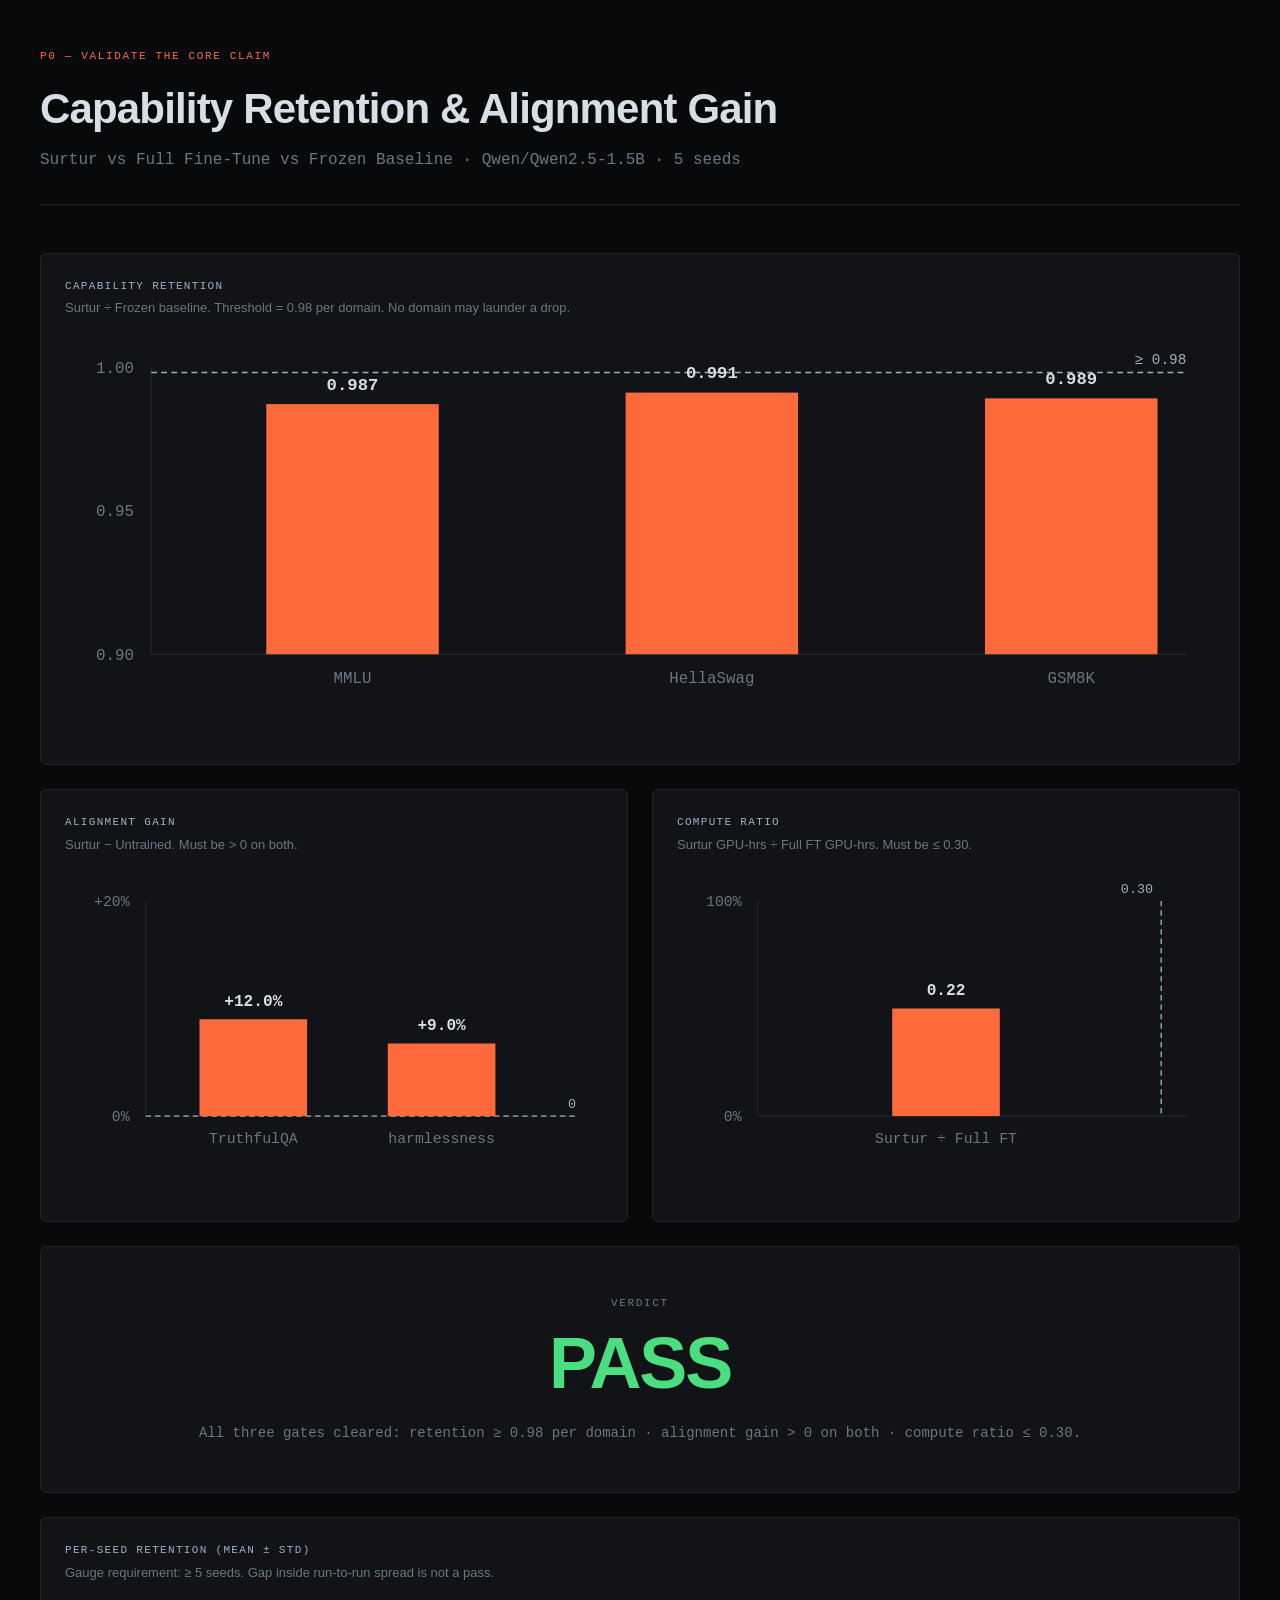
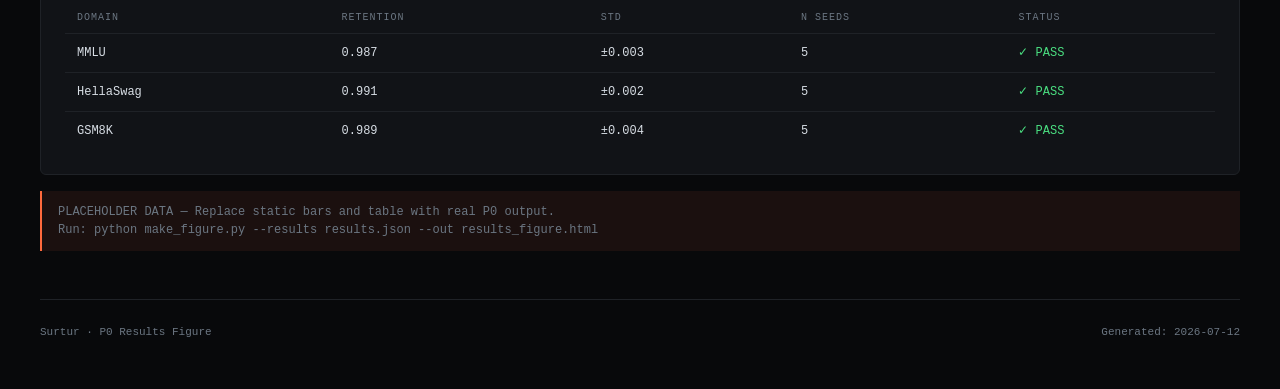
<file: src/results_figure_rendered.html>
<!DOCTYPE html>
<html lang="en">
<head>
<meta charset="UTF-8">
<title>Surtur — P0 Results</title>
<style>
  :root {
    --bg: #08090b;
    --bg-elev: #111317;
    --border: #1f2227;
    --ember: #ff6a3d;
    --ember-dim: #c44a26;
    --steel: #9fb0c3;
    --steel-dim: #5a6776;
    --text: #d8dee5;
    --text-dim: #6b7682;
    --pass: #4ade80;
    --fail: #ef4444;
  }
  * { box-sizing: border-box; margin: 0; padding: 0; }
  body {
    background: var(--bg);
    color: var(--text);
    font-family: 'Inter', -apple-system, sans-serif;
    line-height: 1.5;
    padding: 48px 24px;
  }
  .container { max-width: 1200px; margin: 0 auto; }
  .header {
    border-bottom: 1px solid var(--border);
    padding-bottom: 32px;
    margin-bottom: 48px;
  }
  .eyebrow {
    font-family: 'JetBrains Mono', monospace;
    font-size: 11px;
    letter-spacing: 0.15em;
    text-transform: uppercase;
    color: var(--ember);
    margin-bottom: 12px;
  }
  h1 {
    font-size: 42px;
    font-weight: 600;
    letter-spacing: -0.02em;
    color: var(--text);
    margin-bottom: 8px;
  }
  .subtitle {
    font-size: 16px;
    color: var(--text-dim);
    font-family: 'JetBrains Mono', monospace;
  }
  .grid {
    display: grid;
    grid-template-columns: 1fr 1fr;
    gap: 24px;
    margin-bottom: 24px;
  }
  .panel {
    background: var(--bg-elev);
    border: 1px solid var(--border);
    border-radius: 6px;
    padding: 24px;
  }
  .panel-title {
    font-family: 'JetBrains Mono', monospace;
    font-size: 11px;
    letter-spacing: 0.12em;
    text-transform: uppercase;
    color: var(--steel);
    margin-bottom: 4px;
  }
  .panel-sub {
    font-size: 13px;
    color: var(--text-dim);
    margin-bottom: 20px;
  }
  .full { grid-column: 1 / -1; }
  svg { display: block; width: 100%; }
  .bar { fill: var(--ember); transition: opacity 0.2s; }
  .bar:hover { opacity: 0.8; }
  .bar-fail { fill: var(--fail); }
  .threshold { stroke: var(--steel); stroke-width: 1; stroke-dasharray: 4 3; }
  .threshold-label { fill: var(--steel); font-size: 10px; font-family: 'JetBrains Mono', monospace; }
  .axis { stroke: var(--border); stroke-width: 1; }
  .axis-label { fill: var(--text-dim); font-size: 11px; font-family: 'JetBrains Mono', monospace; }
  .bar-label { fill: var(--text); font-size: 12px; font-family: 'JetBrains Mono', monospace; font-weight: 600; }
  .verdict {
    text-align: center;
    padding: 48px 24px;
  }
  .verdict-label {
    font-family: 'JetBrains Mono', monospace;
    font-size: 11px;
    letter-spacing: 0.15em;
    text-transform: uppercase;
    color: var(--text-dim);
    margin-bottom: 16px;
  }
  .verdict-value {
    font-size: 72px;
    font-weight: 700;
    letter-spacing: -0.03em;
    line-height: 1;
  }
  .verdict-pass { color: var(--pass); }
  .verdict-fail { color: var(--fail); }
  .verdict-detail {
    margin-top: 24px;
    font-size: 14px;
    color: var(--text-dim);
    font-family: 'JetBrains Mono', monospace;
  }
  table {
    width: 100%;
    border-collapse: collapse;
    font-family: 'JetBrains Mono', monospace;
    font-size: 12px;
  }
  th {
    text-align: left;
    padding: 8px 12px;
    color: var(--text-dim);
    font-weight: 500;
    text-transform: uppercase;
    font-size: 10px;
    letter-spacing: 0.1em;
    border-bottom: 1px solid var(--border);
  }
  td {
    padding: 10px 12px;
    border-bottom: 1px solid var(--border);
    color: var(--text);
  }
  tr:last-child td { border-bottom: none; }
  .ok { color: var(--pass); }
  .bad { color: var(--fail); }
  .meta {
    margin-top: 48px;
    padding-top: 24px;
    border-top: 1px solid var(--border);
    font-family: 'JetBrains Mono', monospace;
    font-size: 11px;
    color: var(--text-dim);
    display: flex;
    justify-content: space-between;
  }
  .placeholder {
    background: rgba(255, 106, 61, 0.08);
    border-left: 2px solid var(--ember);
    padding: 12px 16px;
    font-size: 12px;
    color: var(--text-dim);
    font-family: 'JetBrains Mono', monospace;
    margin-top: 16px;
  }
</style>
</head>
<body>
<div class="container">

  <div class="header">
    <div class="eyebrow">P0 — Validate the core claim</div>
    <h1>Capability Retention &amp; Alignment Gain</h1>
    <div class="subtitle">Surtur vs Full Fine-Tune vs Frozen Baseline · <span id="meta-model">Qwen/Qwen2.5-1.5B</span> · <span id="meta-seeds">5 seeds</span></div>
  </div>

  <!-- ===== CAPABILITY RETENTION ===== -->
  <div class="grid">
    <div class="panel full">
      <div class="panel-title">Capability Retention</div>
      <div class="panel-sub">Surtur ÷ Frozen baseline. Threshold = 0.98 per domain. No domain may launder a drop.</div>
      <svg viewBox="0 0 800 280" id="chart-retention">
        <line class="axis" x1="60" y1="20" x2="60" y2="220"/>
        <line class="axis" x1="60" y1="220" x2="780" y2="220"/>
        <line class="threshold" x1="60" y1="24" x2="780" y2="24"/>
        <text class="threshold-label" x="780" y="18" text-anchor="end">≥ 0.98</text>
        <text class="axis-label" x="48" y="224" text-anchor="end">0.90</text>
        <text class="axis-label" x="48" y="124" text-anchor="end">0.95</text>
        <text class="axis-label" x="48" y="24" text-anchor="end">1.00</text>
        <!-- bars will be injected by make_figure.py or static below -->
        <g id="retention-bars">
          <rect class="bar" x="140" y="46" width="120" height="174"/><text class="bar-label" x="200" y="36" text-anchor="middle">0.987</text><text class="axis-label" x="200" y="240" text-anchor="middle">MMLU</text>
          <rect class="bar" x="390" y="38" width="120" height="182"/><text class="bar-label" x="450" y="28" text-anchor="middle">0.991</text><text class="axis-label" x="450" y="240" text-anchor="middle">HellaSwag</text>
          <rect class="bar" x="640" y="42" width="120" height="178"/><text class="bar-label" x="700" y="32" text-anchor="middle">0.989</text><text class="axis-label" x="700" y="240" text-anchor="middle">GSM8K</text>
        </g>
      </svg>
    </div>
  </div>

  <!-- ===== ALIGNMENT GAIN ===== -->
  <div class="grid">
    <div class="panel">
      <div class="panel-title">Alignment Gain</div>
      <div class="panel-sub">Surtur − Untrained. Must be &gt; 0 on both.</div>
      <svg viewBox="0 0 400 240" id="chart-alignment">
        <line class="axis" x1="60" y1="20" x2="60" y2="180"/>
        <line class="axis" x1="60" y1="180" x2="380" y2="180"/>
        <line class="threshold" x1="60" y1="180" x2="380" y2="180"/>
        <text class="threshold-label" x="380" y="174" text-anchor="end">0</text>
        <text class="axis-label" x="48" y="184" text-anchor="end">0%</text>
        <text class="axis-label" x="48" y="24" text-anchor="end">+20%</text>
        <rect class="bar" x="100" y="108" width="80" height="72"/>
        <text class="bar-label" x="140" y="98" text-anchor="middle">+12.0%</text>
        <text class="axis-label" x="140" y="200" text-anchor="middle">TruthfulQA</text>
        <rect class="bar" x="240" y="126" width="80" height="54"/>
        <text class="bar-label" x="280" y="116" text-anchor="middle">+9.0%</text>
        <text class="axis-label" x="280" y="200" text-anchor="middle">harmlessness</text>
      </svg>
    </div>

    <!-- ===== COMPUTE RATIO ===== -->
    <div class="panel">
      <div class="panel-title">Compute Ratio</div>
      <div class="panel-sub">Surtur GPU-hrs ÷ Full FT GPU-hrs. Must be ≤ 0.30.</div>
      <svg viewBox="0 0 400 240" id="chart-compute">
        <line class="axis" x1="60" y1="20" x2="60" y2="180"/>
        <line class="axis" x1="60" y1="180" x2="380" y2="180"/>
        <line class="threshold" x1="360" y1="20" x2="360" y2="180"/>
        <text class="threshold-label" x="354" y="14" text-anchor="end">0.30</text>
        <text class="axis-label" x="48" y="184" text-anchor="end">0%</text>
        <text class="axis-label" x="48" y="24" text-anchor="end">100%</text>
        <rect class="bar" x="160" y="100" width="80" height="80"/>
        <text class="bar-label" x="200" y="90" text-anchor="middle">0.22</text>
        <text class="axis-label" x="200" y="200" text-anchor="middle">Surtur ÷ Full FT</text>
      </svg>
    </div>
  </div>

  <!-- ===== VERDICT ===== -->
  <div class="panel full verdict">
    <div class="verdict-label">Verdict</div>
    <div class="verdict-value verdict-pass" id="verdict">PASS</div>
    <div class="verdict-detail" id="verdict-detail">All three gates cleared: retention ≥ 0.98 per domain · alignment gain &gt; 0 on both · compute ratio ≤ 0.30.</div>
  </div>

  <!-- ===== PER-SEED TABLE ===== -->
  <div class="panel full" style="margin-top: 24px;">
    <div class="panel-title">Per-Seed Retention (mean ± std)</div>
    <div class="panel-sub">Gauge requirement: ≥ 5 seeds. Gap inside run-to-run spread is not a pass.</div>
    <table>
      <thead>
        <tr><th>Domain</th><th>Retention</th><th>Std</th><th>n seeds</th><th>Status</th></tr>
      </thead>
      <tbody>
        <tr><td>MMLU</td><td>0.987</td><td>±0.003</td><td>5</td><td class="ok">✓ PASS</td></tr>
        <tr><td>HellaSwag</td><td>0.991</td><td>±0.002</td><td>5</td><td class="ok">✓ PASS</td></tr>
        <tr><td>GSM8K</td><td>0.989</td><td>±0.004</td><td>5</td><td class="ok">✓ PASS</td></tr>
      </tbody>
    </table>
  </div>

  <div class="placeholder">
    PLACEHOLDER DATA — Replace static bars and table with real P0 output.<br>
    Run: <code>python make_figure.py --results results.json --out results_figure.html</code>
  </div>

  <div class="meta">
    <span>Surtur · P0 Results Figure</span>
    <span>Generated: <span id="meta-date">2026-07-12</span></span>
  </div>

</div>
</body>
</html>
</file>
